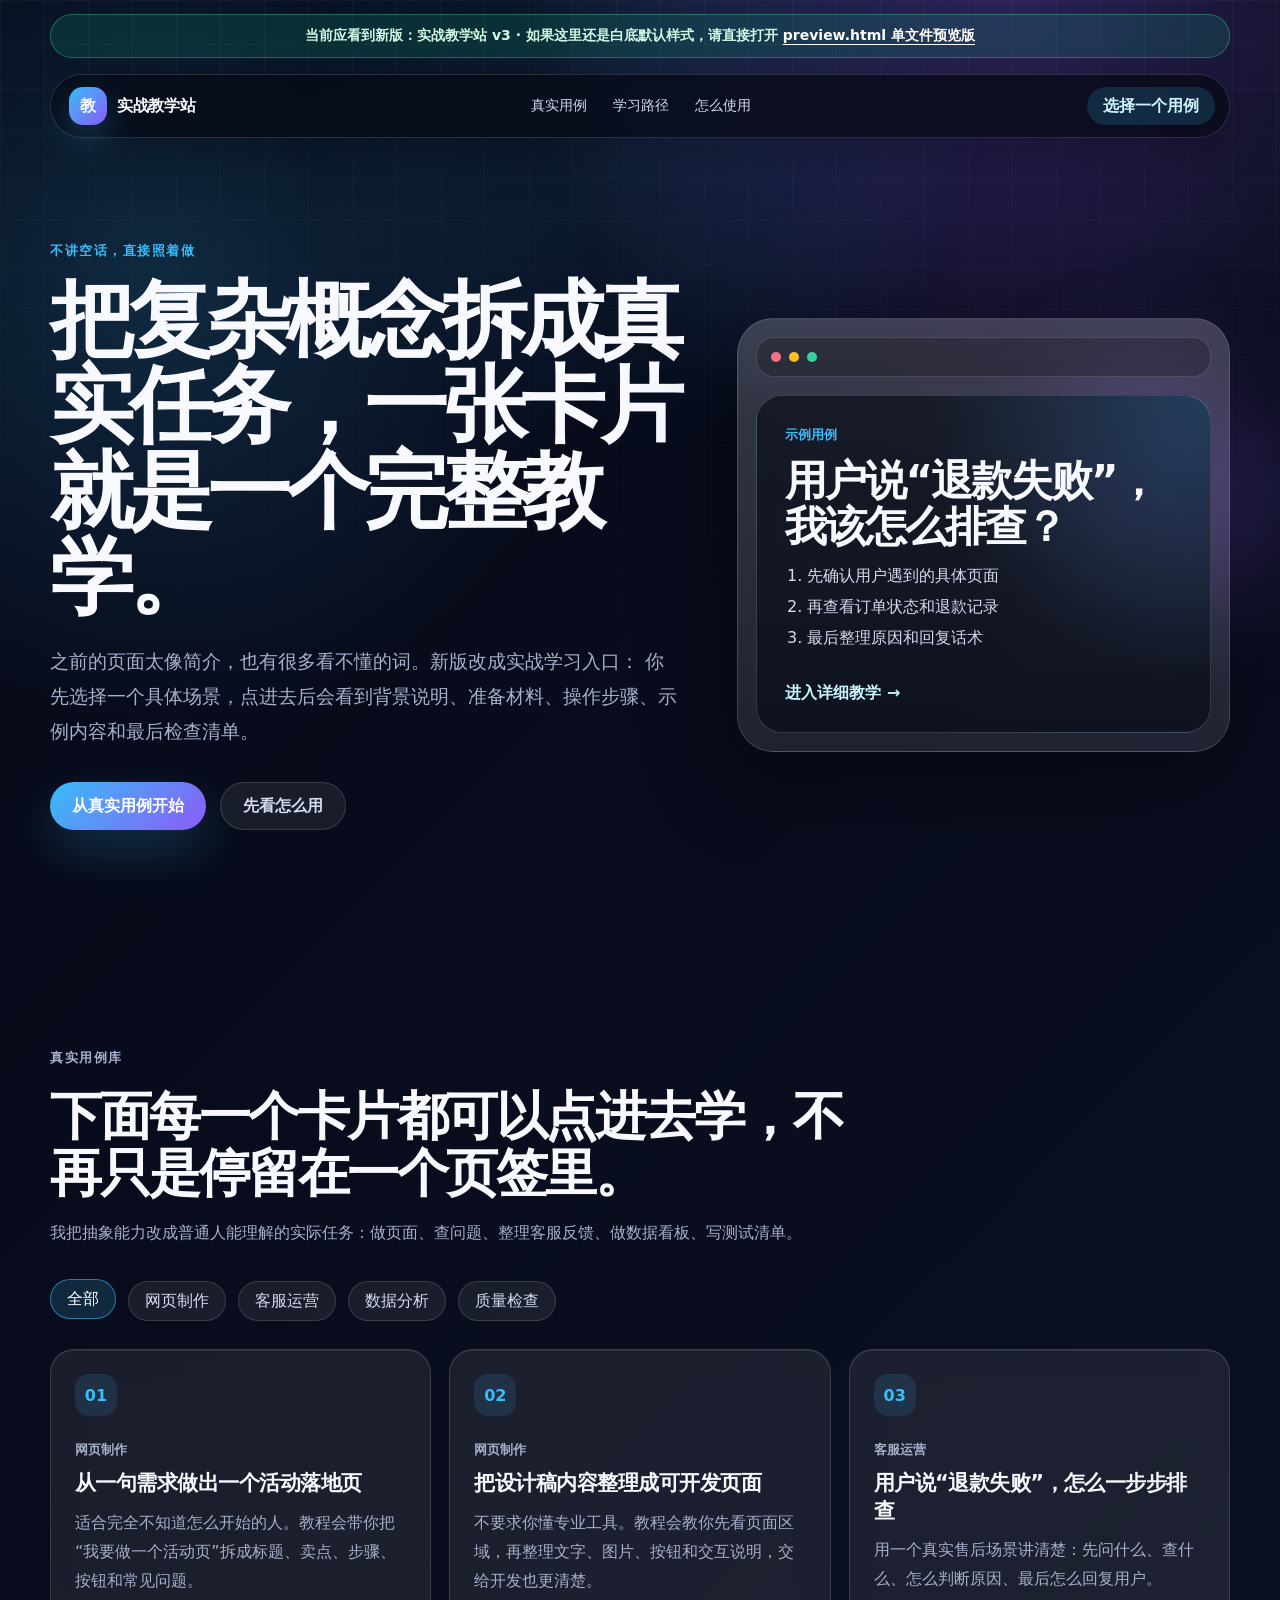
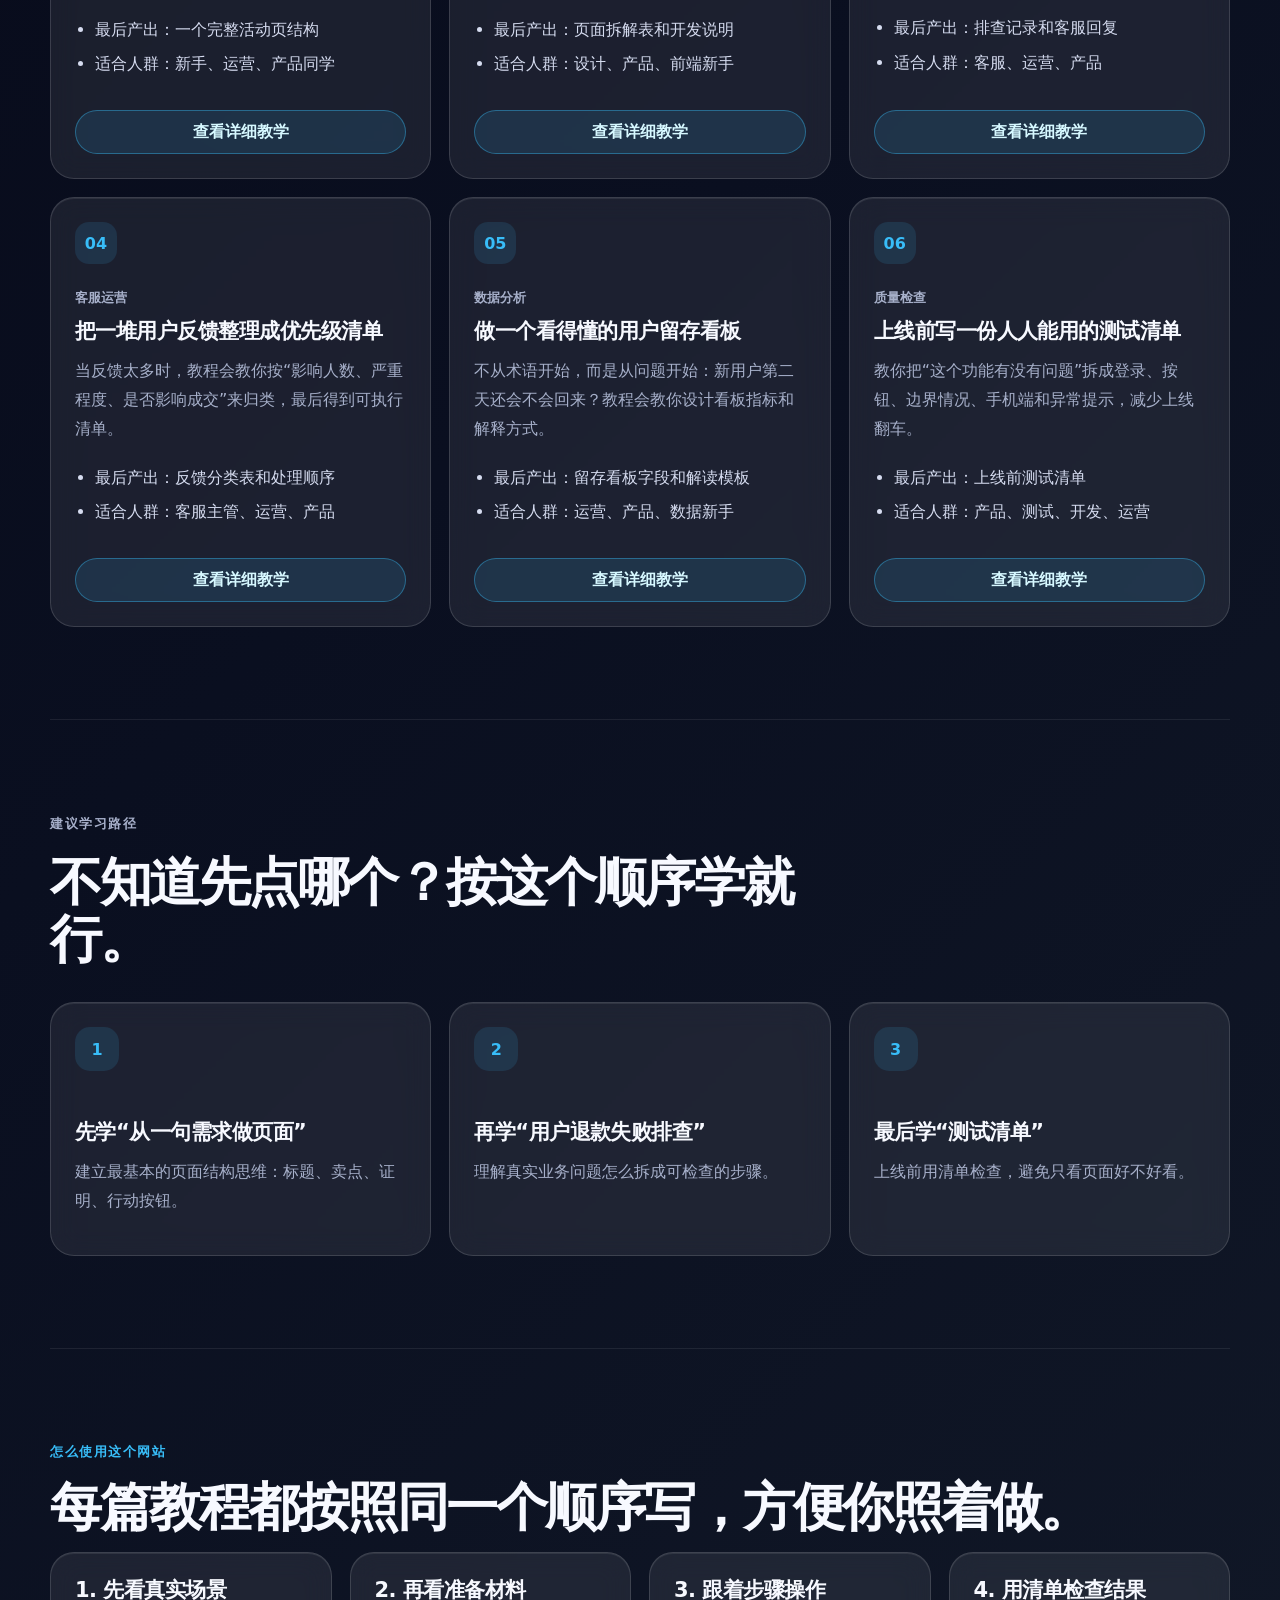
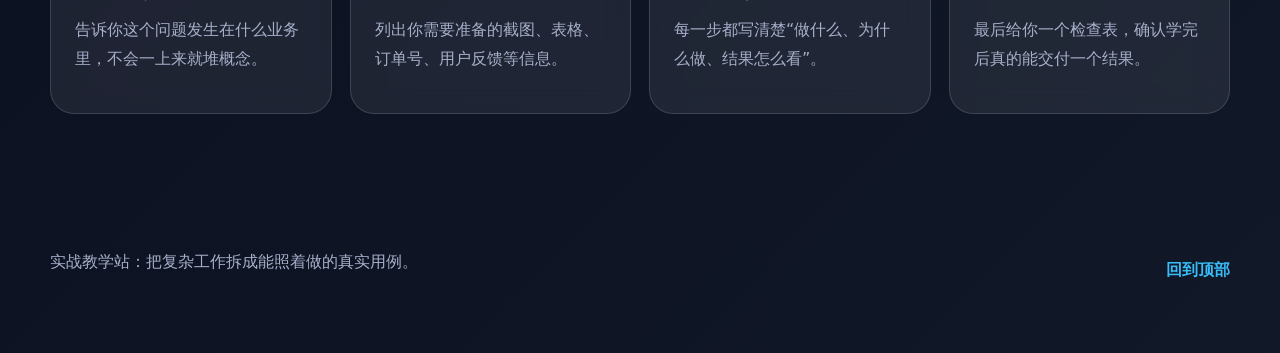
<file: index.html>
<!doctype html>
<html lang="zh-CN">
  <head>
    <meta charset="UTF-8" />
    <meta name="viewport" content="width=device-width, initial-scale=1.0" />
    <title>实战教学站 | 从真实用例开始学习</title>
    <meta
      name="description"
      content="一个以真实业务用例为入口的多页教学网站。每个卡片都能跳转到详细教程，包含场景、步骤、示例和检查清单。"
    />
    <style>
      :root {
        color-scheme: dark;
        --bg: #070a16;
        --card: rgba(255, 255, 255, 0.08);
        --card-strong: rgba(255, 255, 255, 0.13);
        --line: rgba(255, 255, 255, 0.14);
        --text: #f7f9ff;
        --muted: #a7b0ca;
        --blue: #38bdf8;
        --purple: #8b5cf6;
        --green: #34d399;
        --container: 1180px;
      }

      * {
        box-sizing: border-box;
      }

      html {
        scroll-behavior: smooth;
      }

      body {
        min-width: 320px;
        margin: 0;
        color: var(--text);
        background:
          radial-gradient(circle at 12% 8%, rgba(56, 189, 248, 0.2), transparent 28rem),
          radial-gradient(circle at 78% 0%, rgba(139, 92, 246, 0.3), transparent 30rem),
          linear-gradient(135deg, #060817 0%, #0a0f20 52%, #111827 100%);
        font-family:
          "PingFang SC",
          "Microsoft YaHei",
          system-ui,
          -apple-system,
          BlinkMacSystemFont,
          "Segoe UI",
          sans-serif;
      }

      body::before {
        position: fixed;
        inset: 0;
        z-index: -2;
        pointer-events: none;
        content: "";
        background-image:
          linear-gradient(rgba(255, 255, 255, 0.045) 1px, transparent 1px),
          linear-gradient(90deg, rgba(255, 255, 255, 0.045) 1px, transparent 1px);
        background-size: 44px 44px;
      }

      a {
        color: inherit;
        text-decoration: none;
      }

      button {
        font: inherit;
      }

      p,
      h1,
      h2,
      h3 {
        margin-top: 0;
      }

      .version-notice,
      .site-header,
      .hero,
      .section,
      .site-footer {
        width: min(100% - 40px, var(--container));
        margin-inline: auto;
      }

      .version-notice {
        margin-top: 14px;
        padding: 12px 18px;
        border: 1px solid rgba(52, 211, 153, 0.42);
        border-radius: 999px;
        color: #d1fae5;
        background: rgba(16, 185, 129, 0.18);
        font-size: 14px;
        font-weight: 800;
        text-align: center;
      }

      .version-notice a {
        color: #ffffff;
        text-decoration: underline;
        text-underline-offset: 4px;
      }

      .site-header {
        position: sticky;
        top: 16px;
        z-index: 20;
        display: flex;
        align-items: center;
        justify-content: space-between;
        gap: 18px;
        margin-top: 14px;
        padding: 12px 14px 12px 18px;
        border: 1px solid var(--line);
        border-radius: 999px;
        background: rgba(7, 10, 22, 0.78);
        box-shadow: 0 14px 48px rgba(0, 0, 0, 0.26);
        backdrop-filter: blur(20px);
      }

      .brand,
      .site-nav,
      .hero-actions,
      .filter-tabs,
      .site-footer {
        display: flex;
        align-items: center;
      }

      .brand {
        gap: 10px;
        font-weight: 900;
      }

      .brand-mark {
        display: grid;
        width: 38px;
        height: 38px;
        place-items: center;
        border-radius: 14px;
        background: linear-gradient(135deg, var(--blue), var(--purple));
      }

      .site-nav {
        gap: 26px;
        color: #d6dcf0;
        font-size: 14px;
      }

      .header-action,
      .primary-btn,
      .secondary-btn,
      .card-link {
        display: inline-flex;
        align-items: center;
        justify-content: center;
        border-radius: 999px;
        font-weight: 800;
      }

      .header-action {
        min-height: 38px;
        padding: 0 16px;
        background: rgba(56, 189, 248, 0.16);
        color: #cff4ff;
      }

      .primary-btn,
      .secondary-btn {
        min-height: 48px;
        padding: 0 22px;
      }

      .primary-btn {
        background: linear-gradient(135deg, var(--blue), var(--purple));
        color: white;
        box-shadow: 0 20px 48px rgba(56, 189, 248, 0.24);
      }

      .secondary-btn {
        border: 1px solid var(--line);
        color: #d6dcf0;
        background: rgba(255, 255, 255, 0.07);
      }

      .hero {
        display: grid;
        grid-template-columns: minmax(0, 1fr) minmax(360px, 0.78fr);
        gap: 56px;
        align-items: center;
        min-height: calc(100vh - 120px);
        padding: 74px 0 96px;
      }

      .eyebrow {
        display: inline-flex;
        margin-bottom: 18px;
        color: var(--blue);
        font-size: 13px;
        font-weight: 900;
        letter-spacing: 0.12em;
      }

      h1 {
        max-width: 840px;
        margin-bottom: 24px;
        font-size: clamp(46px, 7.4vw, 84px);
        line-height: 1.02;
        letter-spacing: -0.065em;
      }

      h2 {
        margin-bottom: 16px;
        font-size: clamp(30px, 4.5vw, 52px);
        line-height: 1.1;
        letter-spacing: -0.048em;
      }

      h3 {
        margin-bottom: 10px;
        font-size: 21px;
        line-height: 1.32;
      }

      .hero-lead,
      .section-heading p,
      .case-card p,
      .path-list p,
      .explain-grid p {
        color: var(--muted);
        line-height: 1.82;
      }

      .hero-lead {
        max-width: 720px;
        font-size: 19px;
      }

      .hero-actions {
        gap: 14px;
        flex-wrap: wrap;
        margin-top: 34px;
      }

      .board-window,
      .case-card,
      .path-list article,
      .explain-grid article {
        border: 1px solid var(--line);
        background: var(--card);
        box-shadow:
          0 28px 90px rgba(0, 0, 0, 0.26),
          inset 0 1px 0 rgba(255, 255, 255, 0.08);
        backdrop-filter: blur(14px);
      }

      .board-window {
        overflow: hidden;
        padding: 18px;
        border-radius: 36px;
      }

      .window-bar {
        display: flex;
        gap: 8px;
        padding: 14px;
        border: 1px solid var(--line);
        border-radius: 18px;
        background: rgba(0, 0, 0, 0.22);
      }

      .window-bar span {
        width: 10px;
        height: 10px;
        border-radius: 50%;
        background: #fb7185;
      }

      .window-bar span:nth-child(2) {
        background: #fbbf24;
      }

      .window-bar span:nth-child(3) {
        background: var(--green);
      }

      .preview-card {
        margin-top: 18px;
        padding: 28px;
        border-radius: 26px;
        background: rgba(7, 10, 22, 0.62);
      }

      .preview-card small,
      .preview-card a,
      .site-footer a {
        color: #7dd3fc;
        font-weight: 900;
      }

      .preview-card ol {
        display: grid;
        gap: 10px;
        padding-left: 22px;
        color: #d6dcf0;
      }

      .section {
        padding: 92px 0;
      }

      .section-heading {
        max-width: 820px;
        margin-bottom: 34px;
      }

      .filter-tabs {
        gap: 12px;
        flex-wrap: wrap;
        margin-bottom: 28px;
      }

      .filter-tab {
        cursor: pointer;
        min-height: 40px;
        padding: 0 16px;
        border: 1px solid var(--line);
        border-radius: 999px;
        color: #d6dcf0;
        background: rgba(255, 255, 255, 0.07);
      }

      .filter-tab.is-active {
        border-color: rgba(56, 189, 248, 0.55);
        background: rgba(56, 189, 248, 0.18);
        color: white;
      }

      .case-grid {
        display: grid;
        grid-template-columns: repeat(3, 1fr);
        gap: 18px;
      }

      .case-card {
        display: flex;
        min-height: 430px;
        flex-direction: column;
        padding: 24px;
        border-radius: 24px;
      }

      .case-card.is-hidden {
        display: none;
      }

      .case-number {
        display: grid;
        width: 42px;
        height: 42px;
        margin-bottom: 22px;
        place-items: center;
        border-radius: 14px;
        color: var(--blue);
        font-weight: 900;
        background: rgba(56, 189, 248, 0.12);
      }

      .case-type {
        margin-bottom: 8px;
        color: var(--blue);
        font-size: 13px;
        font-weight: 900;
      }

      .case-card ul {
        display: grid;
        gap: 8px;
        margin: 6px 0 24px;
        padding-left: 20px;
        color: #d6dcf0;
        line-height: 1.65;
      }

      .card-link {
        min-height: 44px;
        margin-top: auto;
        border: 1px solid rgba(56, 189, 248, 0.4);
        color: #d6f8ff;
        background: rgba(56, 189, 248, 0.12);
      }

      .path-list,
      .explain-grid {
        display: grid;
        grid-template-columns: repeat(3, 1fr);
        gap: 18px;
      }

      .explain-grid {
        grid-template-columns: repeat(4, 1fr);
      }

      .path-list article,
      .explain-grid article {
        padding: 24px;
        border-radius: 24px;
      }

      .path-list span {
        display: grid;
        width: 44px;
        height: 44px;
        margin-bottom: 48px;
        place-items: center;
        border-radius: 15px;
        color: var(--blue);
        font-weight: 900;
        background: rgba(56, 189, 248, 0.12);
      }

      .site-footer {
        justify-content: space-between;
        gap: 18px;
        padding: 46px 0 64px;
        color: var(--muted);
      }

      @media (max-width: 1040px) {
        .site-nav {
          display: none;
        }

        .hero {
          grid-template-columns: 1fr;
        }

        .case-grid,
        .path-list,
        .explain-grid {
          grid-template-columns: repeat(2, 1fr);
        }
      }

      @media (max-width: 720px) {
        .version-notice,
        .site-header,
        .hero,
        .section,
        .site-footer {
          width: min(100% - 28px, var(--container));
        }

        .header-action {
          display: none;
        }

        .hero {
          padding-top: 54px;
          padding-bottom: 70px;
        }

        h1 {
          font-size: clamp(40px, 13vw, 58px);
        }

        .hero-actions {
          align-items: stretch;
          flex-direction: column;
        }

        .hero-actions a,
        .case-grid,
        .path-list,
        .explain-grid {
          width: 100%;
        }

        .case-grid,
        .path-list,
        .explain-grid {
          grid-template-columns: 1fr;
        }
      }
    </style>
    <link rel="stylesheet" href="./styles.css?v=20260617-v3" />
  </head>
  <body>
    <div class="version-notice">
      当前应看到新版：实战教学站 v3 · 如果这里还是白底默认样式，请直接打开
      <a href="./preview.html">preview.html 单文件预览版</a>
    </div>
    <header class="site-header">
      <a class="brand" href="./index.html" aria-label="实战教学站首页">
        <span class="brand-mark">教</span>
        <span>实战教学站</span>
      </a>
      <nav class="site-nav" aria-label="主导航">
        <a href="#cases">真实用例</a>
        <a href="#path">学习路径</a>
        <a href="#explain">怎么使用</a>
      </nav>
      <a class="header-action" href="#cases">选择一个用例</a>
    </header>

    <main>
      <section class="hero" id="top">
        <div class="hero-copy">
          <p class="eyebrow">不讲空话，直接照着做</p>
          <h1>把复杂概念拆成真实任务，一张卡片就是一个完整教学。</h1>
          <p class="hero-lead">
            之前的页面太像简介，也有很多看不懂的词。新版改成实战学习入口：
            你先选择一个具体场景，点进去后会看到背景说明、准备材料、操作步骤、示例内容和最后检查清单。
          </p>
          <div class="hero-actions">
            <a class="primary-btn" href="#cases">从真实用例开始</a>
            <a class="secondary-btn" href="#explain">先看怎么用</a>
          </div>
        </div>

        <aside class="hero-board" aria-label="页面结构预览">
          <div class="board-window">
            <div class="window-bar">
              <span></span>
              <span></span>
              <span></span>
            </div>
            <div class="preview-card">
              <small>示例用例</small>
              <h2>用户说“退款失败”，我该怎么排查？</h2>
              <ol>
                <li>先确认用户遇到的具体页面</li>
                <li>再查看订单状态和退款记录</li>
                <li>最后整理原因和回复话术</li>
              </ol>
              <a href="./pages/refund-troubleshooting.html">进入详细教学 →</a>
            </div>
          </div>
        </aside>
      </section>

      <section class="section" id="cases" aria-labelledby="cases-title">
        <div class="section-heading">
          <p class="eyebrow">真实用例库</p>
          <h2 id="cases-title">下面每一个卡片都可以点进去学，不再只是停留在一个页签里。</h2>
          <p>
            我把抽象能力改成普通人能理解的实际任务：做页面、查问题、整理客服反馈、做数据看板、写测试清单。
          </p>
        </div>

        <div class="filter-tabs" aria-label="用例分类筛选">
          <button class="filter-tab is-active" type="button" data-filter="all">全部</button>
          <button class="filter-tab" type="button" data-filter="website">网页制作</button>
          <button class="filter-tab" type="button" data-filter="support">客服运营</button>
          <button class="filter-tab" type="button" data-filter="data">数据分析</button>
          <button class="filter-tab" type="button" data-filter="quality">质量检查</button>
        </div>

        <div class="case-grid">
          <article class="case-card" data-category="website">
            <div class="case-number">01</div>
            <p class="case-type">网页制作</p>
            <h3>从一句需求做出一个活动落地页</h3>
            <p>
              适合完全不知道怎么开始的人。教程会带你把“我要做一个活动页”拆成标题、卖点、步骤、按钮和常见问题。
            </p>
            <ul>
              <li>最后产出：一个完整活动页结构</li>
              <li>适合人群：新手、运营、产品同学</li>
            </ul>
            <a class="card-link" href="./pages/landing-page.html">查看详细教学</a>
          </article>

          <article class="case-card" data-category="website">
            <div class="case-number">02</div>
            <p class="case-type">网页制作</p>
            <h3>把设计稿内容整理成可开发页面</h3>
            <p>
              不要求你懂专业工具。教程会教你先看页面区域，再整理文字、图片、按钮和交互说明，交给开发也更清楚。
            </p>
            <ul>
              <li>最后产出：页面拆解表和开发说明</li>
              <li>适合人群：设计、产品、前端新手</li>
            </ul>
            <a class="card-link" href="./pages/design-to-page.html">查看详细教学</a>
          </article>

          <article class="case-card" data-category="support">
            <div class="case-number">03</div>
            <p class="case-type">客服运营</p>
            <h3>用户说“退款失败”，怎么一步步排查</h3>
            <p>
              用一个真实售后场景讲清楚：先问什么、查什么、怎么判断原因、最后怎么回复用户。
            </p>
            <ul>
              <li>最后产出：排查记录和客服回复</li>
              <li>适合人群：客服、运营、产品</li>
            </ul>
            <a class="card-link" href="./pages/refund-troubleshooting.html">查看详细教学</a>
          </article>

          <article class="case-card" data-category="support">
            <div class="case-number">04</div>
            <p class="case-type">客服运营</p>
            <h3>把一堆用户反馈整理成优先级清单</h3>
            <p>
              当反馈太多时，教程会教你按“影响人数、严重程度、是否影响成交”来归类，最后得到可执行清单。
            </p>
            <ul>
              <li>最后产出：反馈分类表和处理顺序</li>
              <li>适合人群：客服主管、运营、产品</li>
            </ul>
            <a class="card-link" href="./pages/feedback-priority.html">查看详细教学</a>
          </article>

          <article class="case-card" data-category="data">
            <div class="case-number">05</div>
            <p class="case-type">数据分析</p>
            <h3>做一个看得懂的用户留存看板</h3>
            <p>
              不从术语开始，而是从问题开始：新用户第二天还会不会回来？教程会教你设计看板指标和解释方式。
            </p>
            <ul>
              <li>最后产出：留存看板字段和解读模板</li>
              <li>适合人群：运营、产品、数据新手</li>
            </ul>
            <a class="card-link" href="./pages/retention-dashboard.html">查看详细教学</a>
          </article>

          <article class="case-card" data-category="quality">
            <div class="case-number">06</div>
            <p class="case-type">质量检查</p>
            <h3>上线前写一份人人能用的测试清单</h3>
            <p>
              教你把“这个功能有没有问题”拆成登录、按钮、边界情况、手机端和异常提示，减少上线翻车。
            </p>
            <ul>
              <li>最后产出：上线前测试清单</li>
              <li>适合人群：产品、测试、开发、运营</li>
            </ul>
            <a class="card-link" href="./pages/release-checklist.html">查看详细教学</a>
          </article>
        </div>
      </section>

      <section class="section path-section" id="path" aria-labelledby="path-title">
        <div class="section-heading">
          <p class="eyebrow">建议学习路径</p>
          <h2 id="path-title">不知道先点哪个？按这个顺序学就行。</h2>
        </div>

        <div class="path-list">
          <article>
            <span>1</span>
            <h3>先学“从一句需求做页面”</h3>
            <p>建立最基本的页面结构思维：标题、卖点、证明、行动按钮。</p>
          </article>
          <article>
            <span>2</span>
            <h3>再学“用户退款失败排查”</h3>
            <p>理解真实业务问题怎么拆成可检查的步骤。</p>
          </article>
          <article>
            <span>3</span>
            <h3>最后学“测试清单”</h3>
            <p>上线前用清单检查，避免只看页面好不好看。</p>
          </article>
        </div>
      </section>

      <section class="section explain-section" id="explain" aria-labelledby="explain-title">
        <div>
          <p class="eyebrow">怎么使用这个网站</p>
          <h2 id="explain-title">每篇教程都按照同一个顺序写，方便你照着做。</h2>
        </div>
        <div class="explain-grid">
          <article>
            <h3>1. 先看真实场景</h3>
            <p>告诉你这个问题发生在什么业务里，不会一上来就堆概念。</p>
          </article>
          <article>
            <h3>2. 再看准备材料</h3>
            <p>列出你需要准备的截图、表格、订单号、用户反馈等信息。</p>
          </article>
          <article>
            <h3>3. 跟着步骤操作</h3>
            <p>每一步都写清楚“做什么、为什么做、结果怎么看”。</p>
          </article>
          <article>
            <h3>4. 用清单检查结果</h3>
            <p>最后给你一个检查表，确认学完后真的能交付一个结果。</p>
          </article>
        </div>
      </section>
    </main>

    <footer class="site-footer">
      <p>实战教学站：把复杂工作拆成能照着做的真实用例。</p>
      <a href="#top">回到顶部</a>
    </footer>

    <script src="./script.js"></script>
  </body>
</html>
</file>
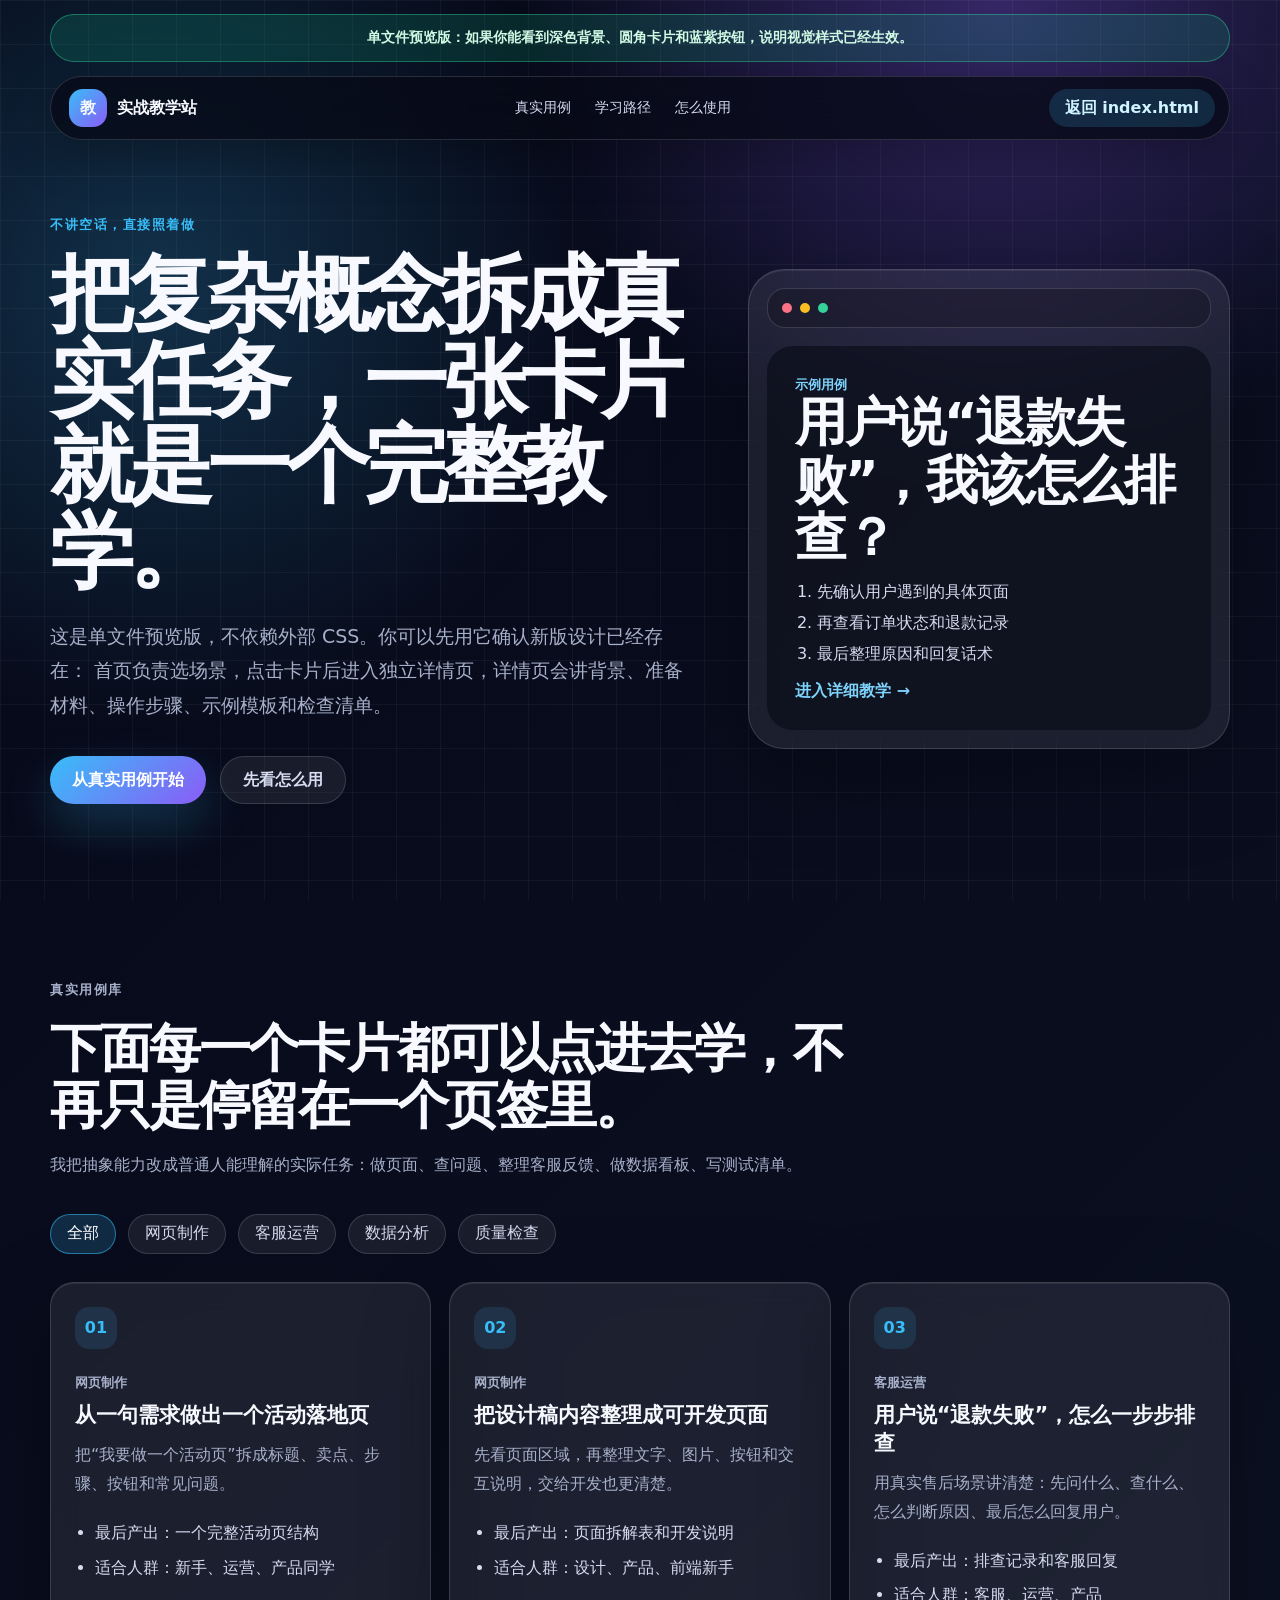
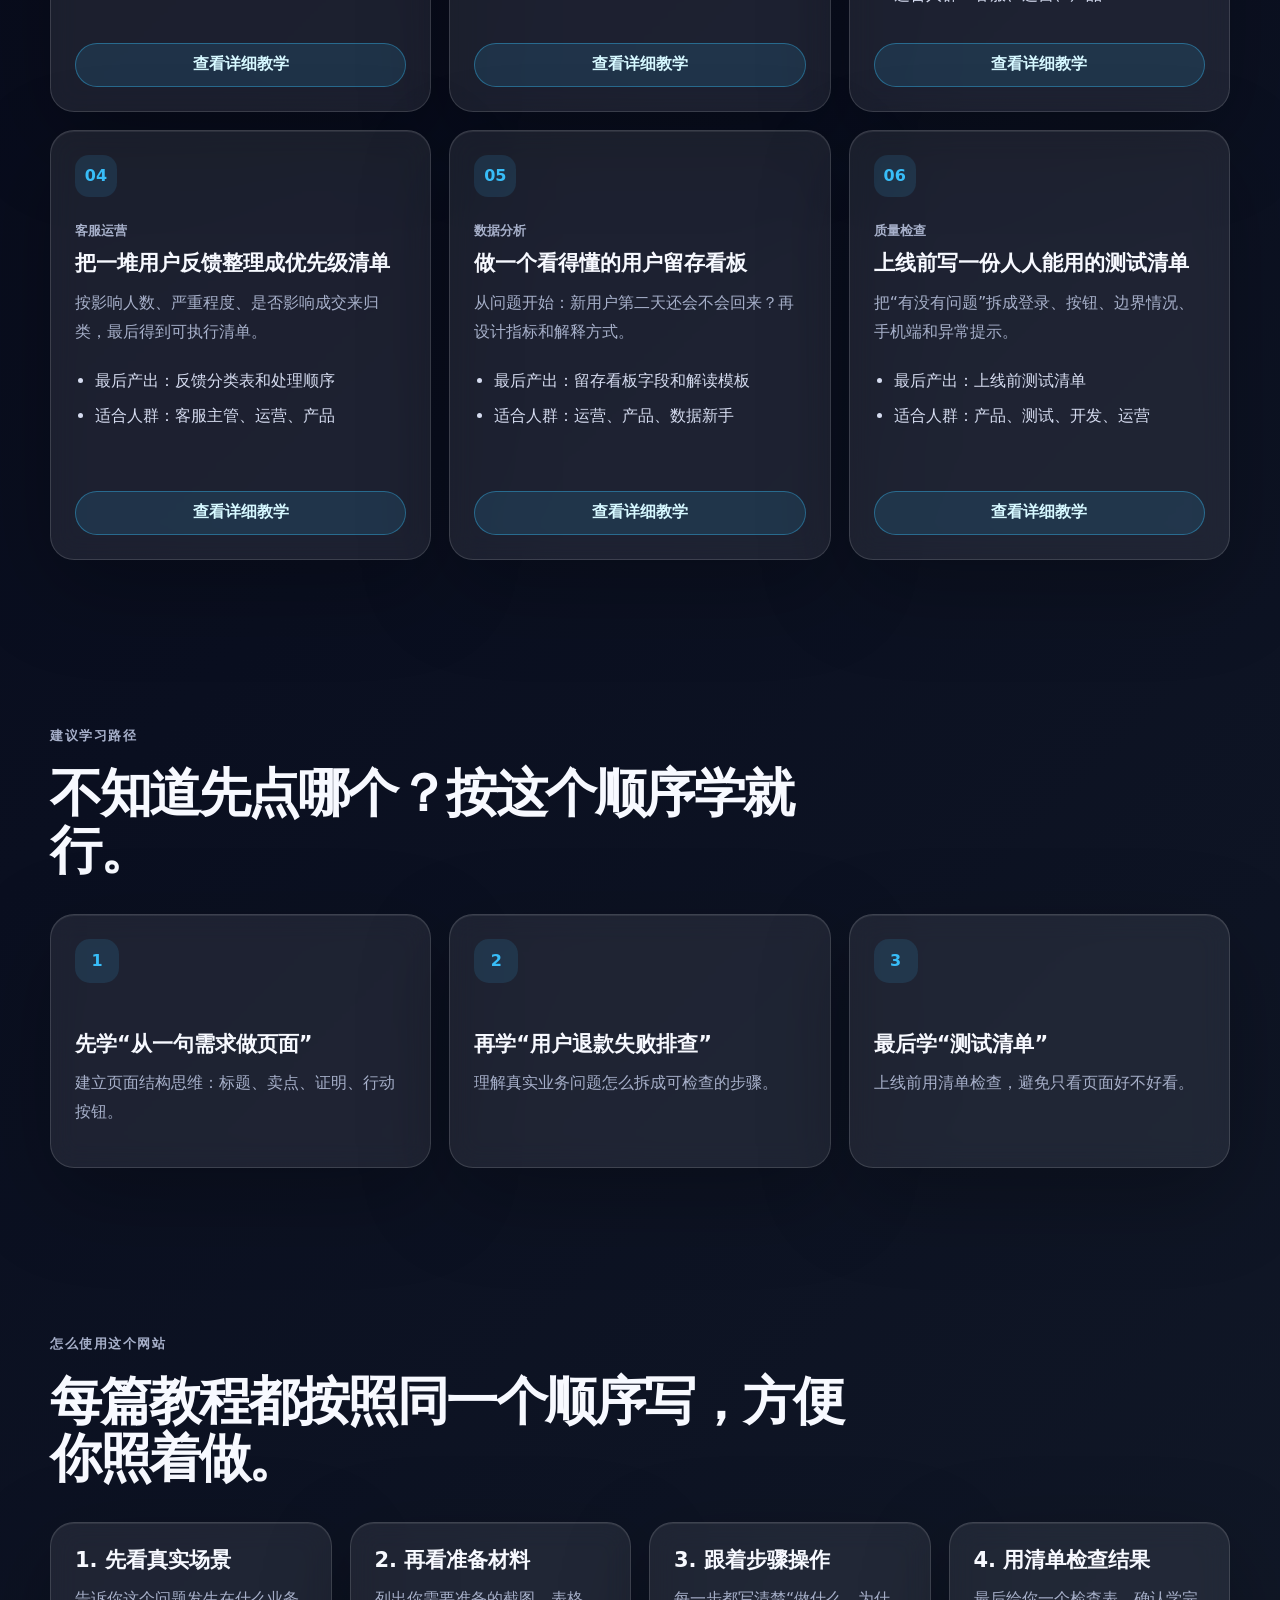
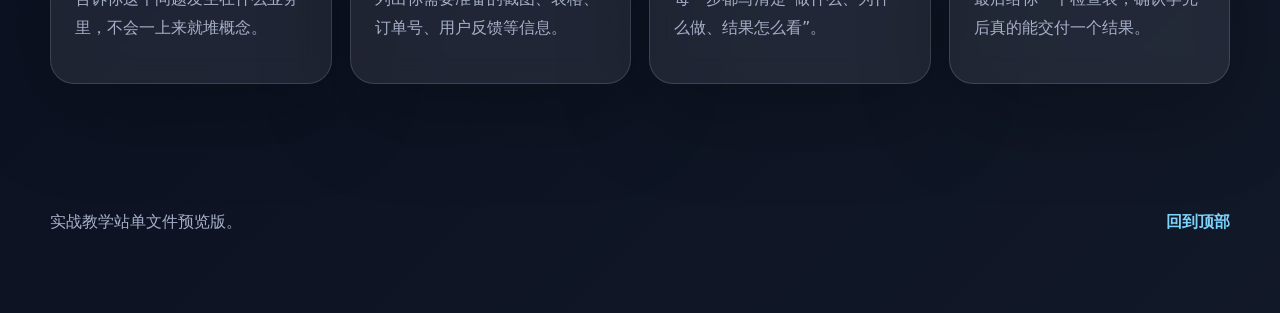
<file: preview.html>
<!doctype html>
<html lang="zh-CN">
  <head>
    <meta charset="UTF-8" />
    <meta name="viewport" content="width=device-width, initial-scale=1.0" />
    <title>实战教学站 · 单文件预览版</title>
    <meta name="description" content="不依赖外部 CSS 的单文件预览页，打开即可看到新版视觉效果。" />
    <style>
      * {
        box-sizing: border-box;
      }

      html {
        scroll-behavior: smooth;
      }

      body {
        min-width: 320px;
        margin: 0;
        color: #f7f9ff;
        background:
          radial-gradient(circle at 12% 8%, rgba(56, 189, 248, 0.22), transparent 28rem),
          radial-gradient(circle at 78% 0%, rgba(139, 92, 246, 0.34), transparent 30rem),
          linear-gradient(135deg, #060817 0%, #0a0f20 52%, #111827 100%);
        font-family:
          "PingFang SC",
          "Microsoft YaHei",
          system-ui,
          -apple-system,
          BlinkMacSystemFont,
          "Segoe UI",
          sans-serif;
      }

      body::before {
        position: fixed;
        inset: 0;
        z-index: -2;
        pointer-events: none;
        content: "";
        background-image:
          linear-gradient(rgba(255, 255, 255, 0.045) 1px, transparent 1px),
          linear-gradient(90deg, rgba(255, 255, 255, 0.045) 1px, transparent 1px);
        background-size: 44px 44px;
      }

      a {
        color: inherit;
        text-decoration: none;
      }

      button {
        font: inherit;
      }

      h1,
      h2,
      h3,
      p {
        margin-top: 0;
      }

      .notice,
      .header,
      .hero,
      .section,
      .footer {
        width: min(100% - 40px, 1180px);
        margin-inline: auto;
      }

      .notice {
        margin-top: 14px;
        padding: 14px 18px;
        border: 1px solid rgba(52, 211, 153, 0.42);
        border-radius: 999px;
        color: #d1fae5;
        background: rgba(16, 185, 129, 0.18);
        font-size: 14px;
        font-weight: 900;
        text-align: center;
      }

      .header {
        position: sticky;
        top: 16px;
        z-index: 20;
        display: flex;
        align-items: center;
        justify-content: space-between;
        gap: 18px;
        margin-top: 14px;
        padding: 12px 14px 12px 18px;
        border: 1px solid rgba(255, 255, 255, 0.14);
        border-radius: 999px;
        background: rgba(7, 10, 22, 0.78);
        box-shadow: 0 14px 48px rgba(0, 0, 0, 0.26);
        backdrop-filter: blur(20px);
      }

      .brand,
      .nav,
      .actions,
      .filters {
        display: flex;
        align-items: center;
      }

      .brand {
        gap: 10px;
        font-weight: 900;
      }

      .brand span:first-child {
        display: grid;
        width: 38px;
        height: 38px;
        place-items: center;
        border-radius: 14px;
        background: linear-gradient(135deg, #38bdf8, #8b5cf6);
      }

      .nav {
        gap: 24px;
        color: #d6dcf0;
        font-size: 14px;
      }

      .header-link,
      .primary,
      .secondary,
      .card-link {
        display: inline-flex;
        align-items: center;
        justify-content: center;
        border-radius: 999px;
        font-weight: 900;
      }

      .header-link {
        min-height: 38px;
        padding: 0 16px;
        background: rgba(56, 189, 248, 0.16);
        color: #cff4ff;
      }

      .hero {
        display: grid;
        grid-template-columns: minmax(0, 1fr) minmax(340px, 0.75fr);
        gap: 56px;
        align-items: center;
        padding: 74px 0 92px;
      }

      .eyebrow {
        display: inline-flex;
        margin-bottom: 18px;
        color: #38bdf8;
        font-size: 13px;
        font-weight: 900;
        letter-spacing: 0.12em;
      }

      h1 {
        max-width: 840px;
        margin-bottom: 24px;
        font-size: clamp(46px, 7.4vw, 84px);
        line-height: 1.02;
        letter-spacing: -0.065em;
      }

      h2 {
        margin-bottom: 16px;
        font-size: clamp(30px, 4.5vw, 52px);
        line-height: 1.1;
        letter-spacing: -0.048em;
      }

      h3 {
        margin-bottom: 10px;
        font-size: 21px;
        line-height: 1.32;
      }

      .lead,
      .section-head p,
      .card p,
      .step p,
      .how p {
        color: #a7b0ca;
        line-height: 1.82;
      }

      .lead {
        max-width: 720px;
        font-size: 19px;
      }

      .actions {
        gap: 14px;
        flex-wrap: wrap;
        margin-top: 34px;
      }

      .primary,
      .secondary {
        min-height: 48px;
        padding: 0 22px;
      }

      .primary {
        background: linear-gradient(135deg, #38bdf8, #8b5cf6);
        color: white;
        box-shadow: 0 20px 48px rgba(56, 189, 248, 0.24);
      }

      .secondary {
        border: 1px solid rgba(255, 255, 255, 0.14);
        color: #d6dcf0;
        background: rgba(255, 255, 255, 0.07);
      }

      .preview,
      .card,
      .step,
      .how {
        border: 1px solid rgba(255, 255, 255, 0.14);
        background: rgba(255, 255, 255, 0.08);
        box-shadow:
          0 28px 90px rgba(0, 0, 0, 0.26),
          inset 0 1px 0 rgba(255, 255, 255, 0.08);
        backdrop-filter: blur(14px);
      }

      .preview {
        overflow: hidden;
        padding: 18px;
        border-radius: 36px;
      }

      .preview-bar {
        display: flex;
        gap: 8px;
        padding: 14px;
        border: 1px solid rgba(255, 255, 255, 0.14);
        border-radius: 18px;
        background: rgba(0, 0, 0, 0.22);
      }

      .preview-bar span {
        width: 10px;
        height: 10px;
        border-radius: 50%;
        background: #fb7185;
      }

      .preview-bar span:nth-child(2) {
        background: #fbbf24;
      }

      .preview-bar span:nth-child(3) {
        background: #34d399;
      }

      .preview-card {
        margin-top: 18px;
        padding: 28px;
        border-radius: 26px;
        background: rgba(7, 10, 22, 0.62);
      }

      .preview-card small,
      .preview-card a,
      .footer a {
        color: #7dd3fc;
        font-weight: 900;
      }

      .preview-card ol {
        display: grid;
        gap: 10px;
        padding-left: 22px;
        color: #d6dcf0;
      }

      .section {
        padding: 82px 0;
      }

      .section-head {
        max-width: 820px;
        margin-bottom: 34px;
      }

      .filters {
        gap: 12px;
        flex-wrap: wrap;
        margin-bottom: 28px;
      }

      .filter {
        cursor: pointer;
        min-height: 40px;
        padding: 0 16px;
        border: 1px solid rgba(255, 255, 255, 0.14);
        border-radius: 999px;
        color: #d6dcf0;
        background: rgba(255, 255, 255, 0.07);
      }

      .filter.active {
        border-color: rgba(56, 189, 248, 0.55);
        background: rgba(56, 189, 248, 0.18);
        color: white;
      }

      .grid {
        display: grid;
        grid-template-columns: repeat(3, 1fr);
        gap: 18px;
      }

      .card {
        display: flex;
        min-height: 430px;
        flex-direction: column;
        padding: 24px;
        border-radius: 24px;
      }

      .card.hide {
        display: none;
      }

      .num {
        display: grid;
        width: 42px;
        height: 42px;
        margin-bottom: 22px;
        place-items: center;
        border-radius: 14px;
        color: #38bdf8;
        font-weight: 900;
        background: rgba(56, 189, 248, 0.12);
      }

      .type {
        margin-bottom: 8px;
        color: #38bdf8;
        font-size: 13px;
        font-weight: 900;
      }

      .card ul {
        display: grid;
        gap: 8px;
        margin: 6px 0 24px;
        padding-left: 20px;
        color: #d6dcf0;
        line-height: 1.65;
      }

      .card-link {
        min-height: 44px;
        margin-top: auto;
        border: 1px solid rgba(56, 189, 248, 0.4);
        color: #d6f8ff;
        background: rgba(56, 189, 248, 0.12);
      }

      .steps,
      .how-grid {
        display: grid;
        grid-template-columns: repeat(3, 1fr);
        gap: 18px;
      }

      .how-grid {
        grid-template-columns: repeat(4, 1fr);
      }

      .step,
      .how {
        padding: 24px;
        border-radius: 24px;
      }

      .step span {
        display: grid;
        width: 44px;
        height: 44px;
        margin-bottom: 48px;
        place-items: center;
        border-radius: 15px;
        color: #38bdf8;
        font-weight: 900;
        background: rgba(56, 189, 248, 0.12);
      }

      .footer {
        display: flex;
        justify-content: space-between;
        gap: 18px;
        padding: 46px 0 64px;
        color: #a7b0ca;
      }

      @media (max-width: 1040px) {
        .nav {
          display: none;
        }

        .hero {
          grid-template-columns: 1fr;
        }

        .grid,
        .steps,
        .how-grid {
          grid-template-columns: repeat(2, 1fr);
        }
      }

      @media (max-width: 720px) {
        .notice,
        .header,
        .hero,
        .section,
        .footer {
          width: min(100% - 28px, 1180px);
        }

        .header-link {
          display: none;
        }

        .hero {
          padding-top: 54px;
          padding-bottom: 70px;
        }

        h1 {
          font-size: clamp(40px, 13vw, 58px);
        }

        .actions {
          align-items: stretch;
          flex-direction: column;
        }

        .actions a {
          width: 100%;
        }

        .grid,
        .steps,
        .how-grid {
          grid-template-columns: 1fr;
        }

        .footer {
          align-items: flex-start;
          flex-direction: column;
        }
      }
    </style>
  </head>
  <body>
    <div class="notice">
      单文件预览版：如果你能看到深色背景、圆角卡片和蓝紫按钮，说明视觉样式已经生效。
    </div>

    <header class="header">
      <a class="brand" href="./preview.html">
        <span>教</span>
        <strong>实战教学站</strong>
      </a>
      <nav class="nav" aria-label="主导航">
        <a href="#cases">真实用例</a>
        <a href="#path">学习路径</a>
        <a href="#how">怎么使用</a>
      </nav>
      <a class="header-link" href="./index.html">返回 index.html</a>
    </header>

    <main>
      <section class="hero">
        <div>
          <p class="eyebrow">不讲空话，直接照着做</p>
          <h1>把复杂概念拆成真实任务，一张卡片就是一个完整教学。</h1>
          <p class="lead">
            这是单文件预览版，不依赖外部 CSS。你可以先用它确认新版设计已经存在：
            首页负责选场景，点击卡片后进入独立详情页，详情页会讲背景、准备材料、操作步骤、示例模板和检查清单。
          </p>
          <div class="actions">
            <a class="primary" href="#cases">从真实用例开始</a>
            <a class="secondary" href="#how">先看怎么用</a>
          </div>
        </div>

        <aside class="preview">
          <div class="preview-bar">
            <span></span>
            <span></span>
            <span></span>
          </div>
          <div class="preview-card">
            <small>示例用例</small>
            <h2>用户说“退款失败”，我该怎么排查？</h2>
            <ol>
              <li>先确认用户遇到的具体页面</li>
              <li>再查看订单状态和退款记录</li>
              <li>最后整理原因和回复话术</li>
            </ol>
            <a href="./pages/refund-troubleshooting.html">进入详细教学 →</a>
          </div>
        </aside>
      </section>

      <section class="section" id="cases">
        <div class="section-head">
          <p class="eyebrow">真实用例库</p>
          <h2>下面每一个卡片都可以点进去学，不再只是停留在一个页签里。</h2>
          <p>我把抽象能力改成普通人能理解的实际任务：做页面、查问题、整理客服反馈、做数据看板、写测试清单。</p>
        </div>

        <div class="filters" aria-label="用例分类筛选">
          <button class="filter active" type="button" data-filter="all">全部</button>
          <button class="filter" type="button" data-filter="website">网页制作</button>
          <button class="filter" type="button" data-filter="support">客服运营</button>
          <button class="filter" type="button" data-filter="data">数据分析</button>
          <button class="filter" type="button" data-filter="quality">质量检查</button>
        </div>

        <div class="grid">
          <article class="card" data-category="website">
            <div class="num">01</div>
            <p class="type">网页制作</p>
            <h3>从一句需求做出一个活动落地页</h3>
            <p>把“我要做一个活动页”拆成标题、卖点、步骤、按钮和常见问题。</p>
            <ul>
              <li>最后产出：一个完整活动页结构</li>
              <li>适合人群：新手、运营、产品同学</li>
            </ul>
            <a class="card-link" href="./pages/landing-page.html">查看详细教学</a>
          </article>

          <article class="card" data-category="website">
            <div class="num">02</div>
            <p class="type">网页制作</p>
            <h3>把设计稿内容整理成可开发页面</h3>
            <p>先看页面区域，再整理文字、图片、按钮和交互说明，交给开发也更清楚。</p>
            <ul>
              <li>最后产出：页面拆解表和开发说明</li>
              <li>适合人群：设计、产品、前端新手</li>
            </ul>
            <a class="card-link" href="./pages/design-to-page.html">查看详细教学</a>
          </article>

          <article class="card" data-category="support">
            <div class="num">03</div>
            <p class="type">客服运营</p>
            <h3>用户说“退款失败”，怎么一步步排查</h3>
            <p>用真实售后场景讲清楚：先问什么、查什么、怎么判断原因、最后怎么回复用户。</p>
            <ul>
              <li>最后产出：排查记录和客服回复</li>
              <li>适合人群：客服、运营、产品</li>
            </ul>
            <a class="card-link" href="./pages/refund-troubleshooting.html">查看详细教学</a>
          </article>

          <article class="card" data-category="support">
            <div class="num">04</div>
            <p class="type">客服运营</p>
            <h3>把一堆用户反馈整理成优先级清单</h3>
            <p>按影响人数、严重程度、是否影响成交来归类，最后得到可执行清单。</p>
            <ul>
              <li>最后产出：反馈分类表和处理顺序</li>
              <li>适合人群：客服主管、运营、产品</li>
            </ul>
            <a class="card-link" href="./pages/feedback-priority.html">查看详细教学</a>
          </article>

          <article class="card" data-category="data">
            <div class="num">05</div>
            <p class="type">数据分析</p>
            <h3>做一个看得懂的用户留存看板</h3>
            <p>从问题开始：新用户第二天还会不会回来？再设计指标和解释方式。</p>
            <ul>
              <li>最后产出：留存看板字段和解读模板</li>
              <li>适合人群：运营、产品、数据新手</li>
            </ul>
            <a class="card-link" href="./pages/retention-dashboard.html">查看详细教学</a>
          </article>

          <article class="card" data-category="quality">
            <div class="num">06</div>
            <p class="type">质量检查</p>
            <h3>上线前写一份人人能用的测试清单</h3>
            <p>把“有没有问题”拆成登录、按钮、边界情况、手机端和异常提示。</p>
            <ul>
              <li>最后产出：上线前测试清单</li>
              <li>适合人群：产品、测试、开发、运营</li>
            </ul>
            <a class="card-link" href="./pages/release-checklist.html">查看详细教学</a>
          </article>
        </div>
      </section>

      <section class="section" id="path">
        <div class="section-head">
          <p class="eyebrow">建议学习路径</p>
          <h2>不知道先点哪个？按这个顺序学就行。</h2>
        </div>
        <div class="steps">
          <article class="step">
            <span>1</span>
            <h3>先学“从一句需求做页面”</h3>
            <p>建立页面结构思维：标题、卖点、证明、行动按钮。</p>
          </article>
          <article class="step">
            <span>2</span>
            <h3>再学“用户退款失败排查”</h3>
            <p>理解真实业务问题怎么拆成可检查的步骤。</p>
          </article>
          <article class="step">
            <span>3</span>
            <h3>最后学“测试清单”</h3>
            <p>上线前用清单检查，避免只看页面好不好看。</p>
          </article>
        </div>
      </section>

      <section class="section" id="how">
        <div class="section-head">
          <p class="eyebrow">怎么使用这个网站</p>
          <h2>每篇教程都按照同一个顺序写，方便你照着做。</h2>
        </div>
        <div class="how-grid">
          <article class="how">
            <h3>1. 先看真实场景</h3>
            <p>告诉你这个问题发生在什么业务里，不会一上来就堆概念。</p>
          </article>
          <article class="how">
            <h3>2. 再看准备材料</h3>
            <p>列出你需要准备的截图、表格、订单号、用户反馈等信息。</p>
          </article>
          <article class="how">
            <h3>3. 跟着步骤操作</h3>
            <p>每一步都写清楚“做什么、为什么做、结果怎么看”。</p>
          </article>
          <article class="how">
            <h3>4. 用清单检查结果</h3>
            <p>最后给你一个检查表，确认学完后真的能交付一个结果。</p>
          </article>
        </div>
      </section>
    </main>

    <footer class="footer">
      <p>实战教学站单文件预览版。</p>
      <a href="#top">回到顶部</a>
    </footer>

    <script>
      const filters = document.querySelectorAll(".filter");
      const cards = document.querySelectorAll(".card");

      filters.forEach((filter) => {
        filter.addEventListener("click", () => {
          const value = filter.dataset.filter;

          filters.forEach((item) => item.classList.toggle("active", item === filter));
          cards.forEach((card) => {
            card.classList.toggle("hide", value !== "all" && card.dataset.category !== value);
          });
        });
      });
    </script>
  </body>
</html>
</file>
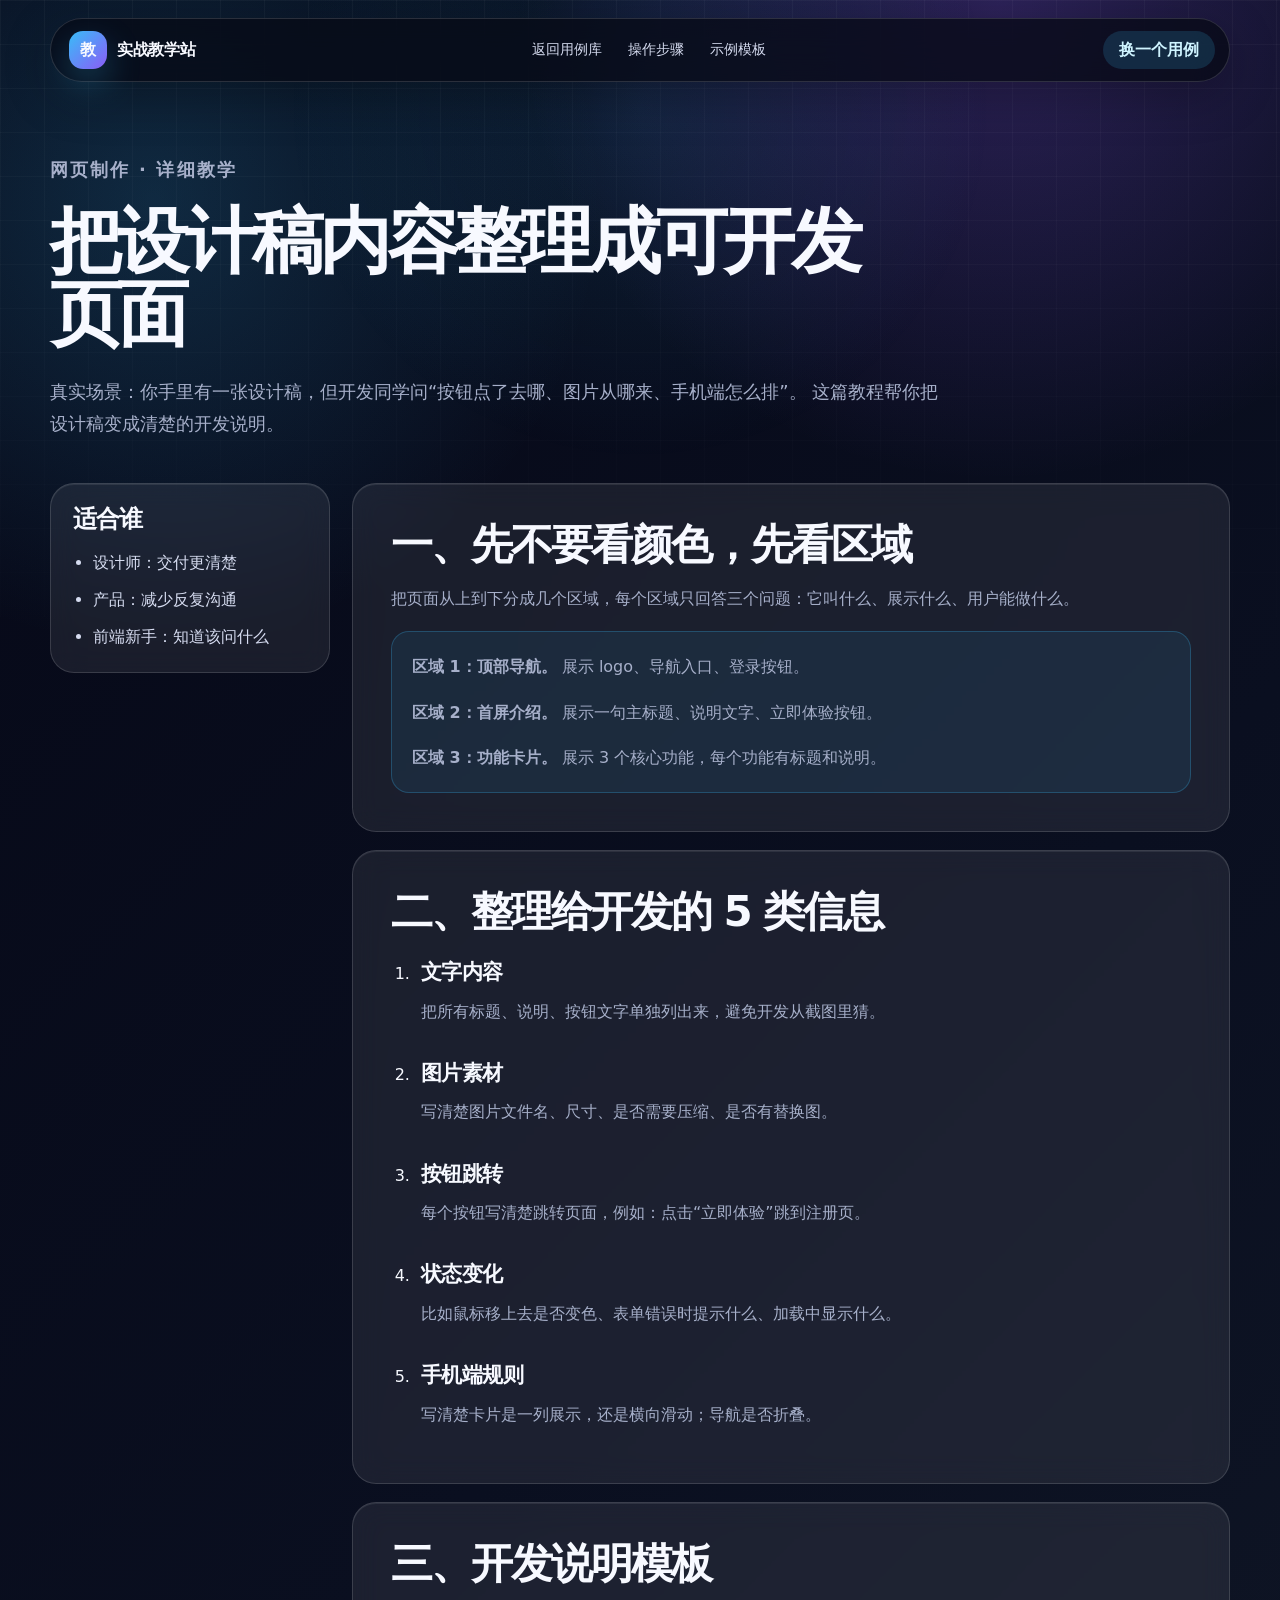
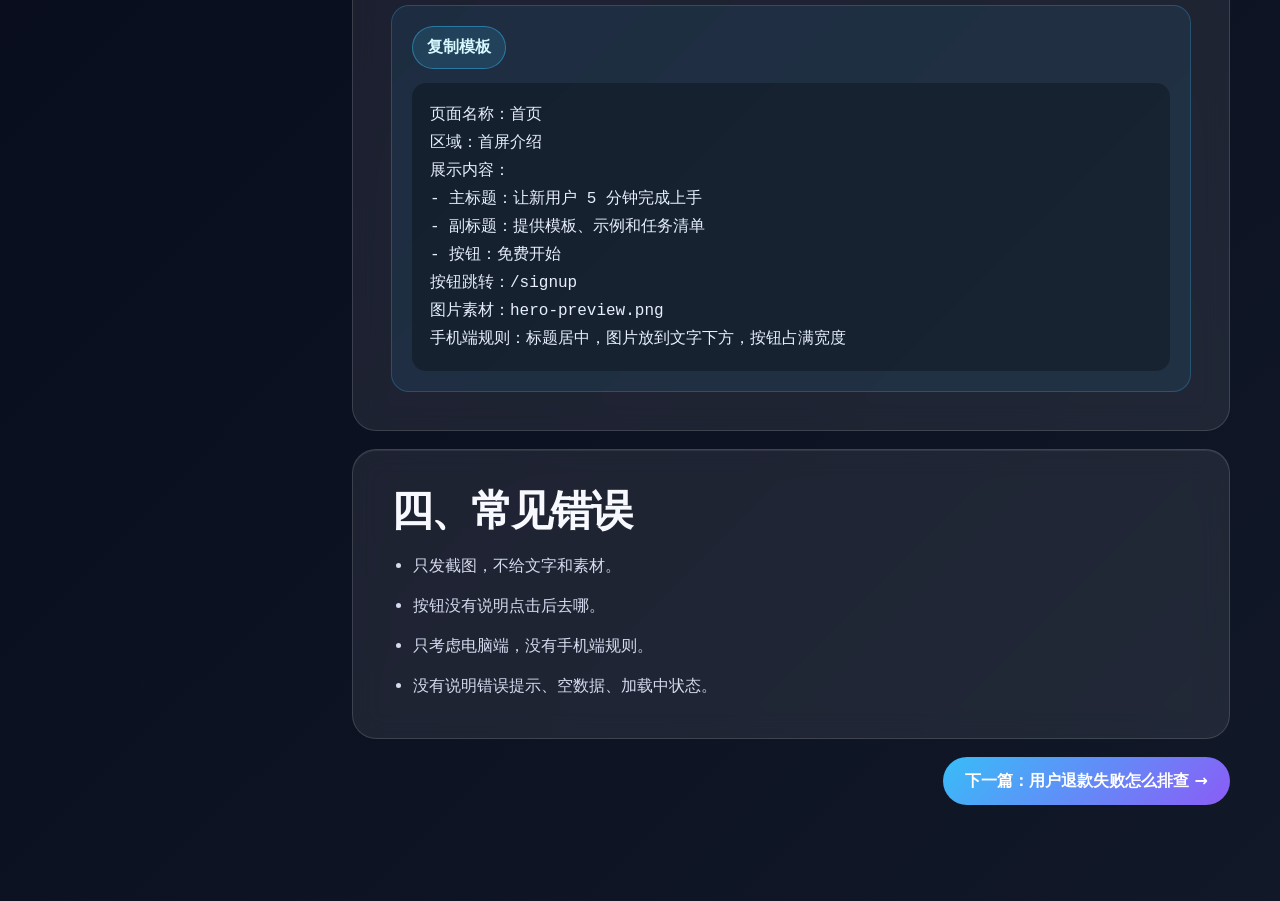
<file: pages/design-to-page.html>
<!doctype html>
<html lang="zh-CN">
  <head>
    <meta charset="UTF-8" />
    <meta name="viewport" content="width=device-width, initial-scale=1.0" />
    <title>详细教学：把设计稿内容整理成可开发页面</title>
    <meta name="description" content="把设计稿拆成开发能看懂的页面说明、素材清单和交互规则。" />
    <link rel="stylesheet" href="../styles.css?v=20260617-v3" />
  </head>
  <body>
    <header class="site-header">
      <a class="brand" href="../index.html">
        <span class="brand-mark">教</span>
        <span>实战教学站</span>
      </a>
      <nav class="site-nav" aria-label="详情页导航">
        <a href="../index.html#cases">返回用例库</a>
        <a href="#steps">操作步骤</a>
        <a href="#template">示例模板</a>
      </nav>
      <a class="header-action" href="../index.html#cases">换一个用例</a>
    </header>

    <main class="lesson">
      <section class="lesson-hero">
        <p class="eyebrow">网页制作 · 详细教学</p>
        <h1>把设计稿内容整理成可开发页面</h1>
        <p>
          真实场景：你手里有一张设计稿，但开发同学问“按钮点了去哪、图片从哪来、手机端怎么排”。
          这篇教程帮你把设计稿变成清楚的开发说明。
        </p>
      </section>

      <section class="lesson-layout">
        <aside class="lesson-sidebar">
          <h2>适合谁</h2>
          <ul>
            <li>设计师：交付更清楚</li>
            <li>产品：减少反复沟通</li>
            <li>前端新手：知道该问什么</li>
          </ul>
        </aside>

        <div class="lesson-content">
          <section class="lesson-block">
            <h2>一、先不要看颜色，先看区域</h2>
            <p>把页面从上到下分成几个区域，每个区域只回答三个问题：它叫什么、展示什么、用户能做什么。</p>
            <div class="example-box">
              <p><strong>区域 1：顶部导航。</strong> 展示 logo、导航入口、登录按钮。</p>
              <p><strong>区域 2：首屏介绍。</strong> 展示一句主标题、说明文字、立即体验按钮。</p>
              <p><strong>区域 3：功能卡片。</strong> 展示 3 个核心功能，每个功能有标题和说明。</p>
            </div>
          </section>

          <section class="lesson-block" id="steps">
            <h2>二、整理给开发的 5 类信息</h2>
            <ol class="step-list">
              <li>
                <h3>文字内容</h3>
                <p>把所有标题、说明、按钮文字单独列出来，避免开发从截图里猜。</p>
              </li>
              <li>
                <h3>图片素材</h3>
                <p>写清楚图片文件名、尺寸、是否需要压缩、是否有替换图。</p>
              </li>
              <li>
                <h3>按钮跳转</h3>
                <p>每个按钮写清楚跳转页面，例如：点击“立即体验”跳到注册页。</p>
              </li>
              <li>
                <h3>状态变化</h3>
                <p>比如鼠标移上去是否变色、表单错误时提示什么、加载中显示什么。</p>
              </li>
              <li>
                <h3>手机端规则</h3>
                <p>写清楚卡片是一列展示，还是横向滑动；导航是否折叠。</p>
              </li>
            </ol>
          </section>

          <section class="lesson-block" id="template">
            <h2>三、开发说明模板</h2>
            <div class="copy-box">
              <button class="copy-button" type="button" data-copy-target="design-copy">复制模板</button>
              <pre id="design-copy">页面名称：首页
区域：首屏介绍
展示内容：
- 主标题：让新用户 5 分钟完成上手
- 副标题：提供模板、示例和任务清单
- 按钮：免费开始
按钮跳转：/signup
图片素材：hero-preview.png
手机端规则：标题居中，图片放到文字下方，按钮占满宽度</pre>
            </div>
          </section>

          <section class="lesson-block">
            <h2>四、常见错误</h2>
            <ul class="check-list">
              <li>只发截图，不给文字和素材。</li>
              <li>按钮没有说明点击后去哪。</li>
              <li>只考虑电脑端，没有手机端规则。</li>
              <li>没有说明错误提示、空数据、加载中状态。</li>
            </ul>
          </section>

          <nav class="lesson-next">
            <a href="./refund-troubleshooting.html">下一篇：用户退款失败怎么排查 →</a>
          </nav>
        </div>
      </section>
    </main>

    <script src="../script.js"></script>
  </body>
</html>
</file>
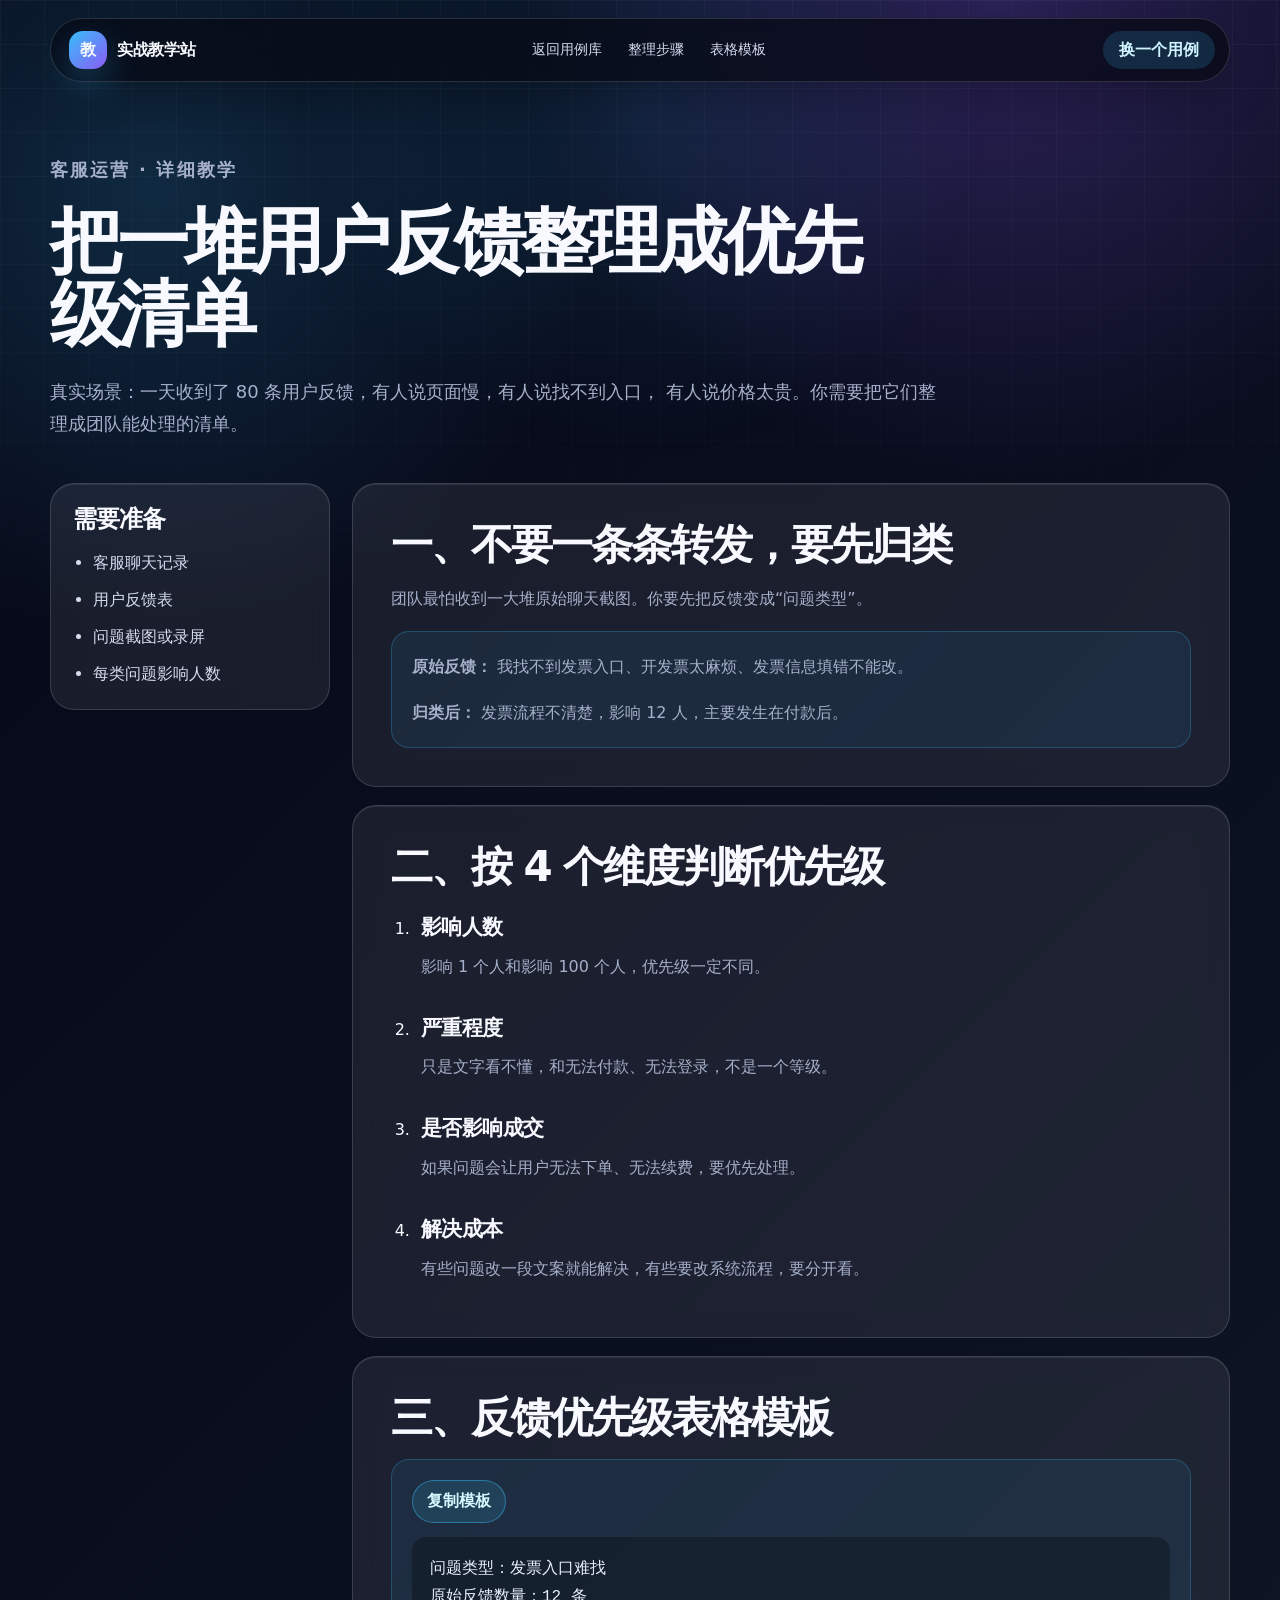
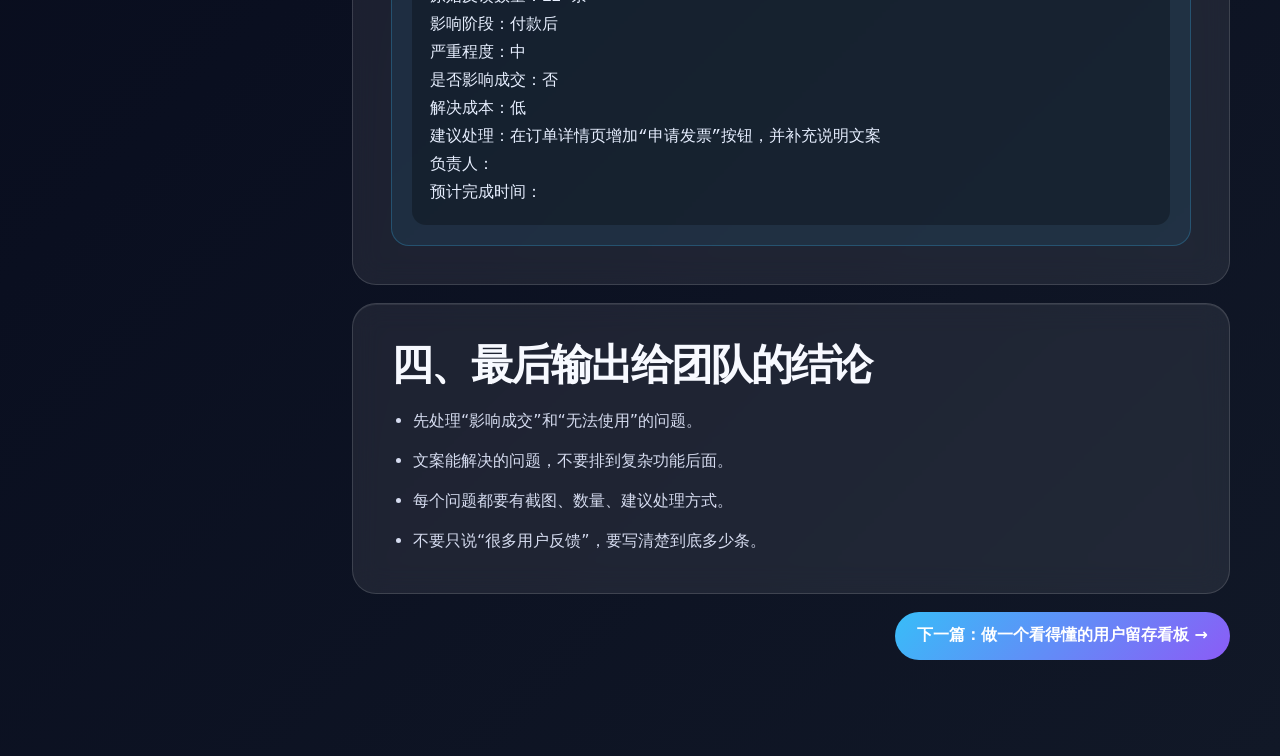
<file: pages/feedback-priority.html>
<!doctype html>
<html lang="zh-CN">
  <head>
    <meta charset="UTF-8" />
    <meta name="viewport" content="width=device-width, initial-scale=1.0" />
    <title>详细教学：把用户反馈整理成优先级清单</title>
    <meta name="description" content="把零散客服反馈整理成可执行的分类表、优先级和处理顺序。" />
    <link rel="stylesheet" href="../styles.css?v=20260617-v3" />
  </head>
  <body>
    <header class="site-header">
      <a class="brand" href="../index.html">
        <span class="brand-mark">教</span>
        <span>实战教学站</span>
      </a>
      <nav class="site-nav" aria-label="详情页导航">
        <a href="../index.html#cases">返回用例库</a>
        <a href="#steps">整理步骤</a>
        <a href="#table">表格模板</a>
      </nav>
      <a class="header-action" href="../index.html#cases">换一个用例</a>
    </header>

    <main class="lesson">
      <section class="lesson-hero">
        <p class="eyebrow">客服运营 · 详细教学</p>
        <h1>把一堆用户反馈整理成优先级清单</h1>
        <p>
          真实场景：一天收到了 80 条用户反馈，有人说页面慢，有人说找不到入口，
          有人说价格太贵。你需要把它们整理成团队能处理的清单。
        </p>
      </section>

      <section class="lesson-layout">
        <aside class="lesson-sidebar">
          <h2>需要准备</h2>
          <ul>
            <li>客服聊天记录</li>
            <li>用户反馈表</li>
            <li>问题截图或录屏</li>
            <li>每类问题影响人数</li>
          </ul>
        </aside>

        <div class="lesson-content">
          <section class="lesson-block">
            <h2>一、不要一条条转发，要先归类</h2>
            <p>团队最怕收到一大堆原始聊天截图。你要先把反馈变成“问题类型”。</p>
            <div class="example-box">
              <p><strong>原始反馈：</strong> 我找不到发票入口、开发票太麻烦、发票信息填错不能改。</p>
              <p><strong>归类后：</strong> 发票流程不清楚，影响 12 人，主要发生在付款后。</p>
            </div>
          </section>

          <section class="lesson-block" id="steps">
            <h2>二、按 4 个维度判断优先级</h2>
            <ol class="step-list">
              <li>
                <h3>影响人数</h3>
                <p>影响 1 个人和影响 100 个人，优先级一定不同。</p>
              </li>
              <li>
                <h3>严重程度</h3>
                <p>只是文字看不懂，和无法付款、无法登录，不是一个等级。</p>
              </li>
              <li>
                <h3>是否影响成交</h3>
                <p>如果问题会让用户无法下单、无法续费，要优先处理。</p>
              </li>
              <li>
                <h3>解决成本</h3>
                <p>有些问题改一段文案就能解决，有些要改系统流程，要分开看。</p>
              </li>
            </ol>
          </section>

          <section class="lesson-block" id="table">
            <h2>三、反馈优先级表格模板</h2>
            <div class="copy-box">
              <button class="copy-button" type="button" data-copy-target="feedback-copy">复制模板</button>
              <pre id="feedback-copy">问题类型：发票入口难找
原始反馈数量：12 条
影响阶段：付款后
严重程度：中
是否影响成交：否
解决成本：低
建议处理：在订单详情页增加“申请发票”按钮，并补充说明文案
负责人：
预计完成时间：</pre>
            </div>
          </section>

          <section class="lesson-block">
            <h2>四、最后输出给团队的结论</h2>
            <ul class="check-list">
              <li>先处理“影响成交”和“无法使用”的问题。</li>
              <li>文案能解决的问题，不要排到复杂功能后面。</li>
              <li>每个问题都要有截图、数量、建议处理方式。</li>
              <li>不要只说“很多用户反馈”，要写清楚到底多少条。</li>
            </ul>
          </section>

          <nav class="lesson-next">
            <a href="./retention-dashboard.html">下一篇：做一个看得懂的用户留存看板 →</a>
          </nav>
        </div>
      </section>
    </main>

    <script src="../script.js"></script>
  </body>
</html>
</file>
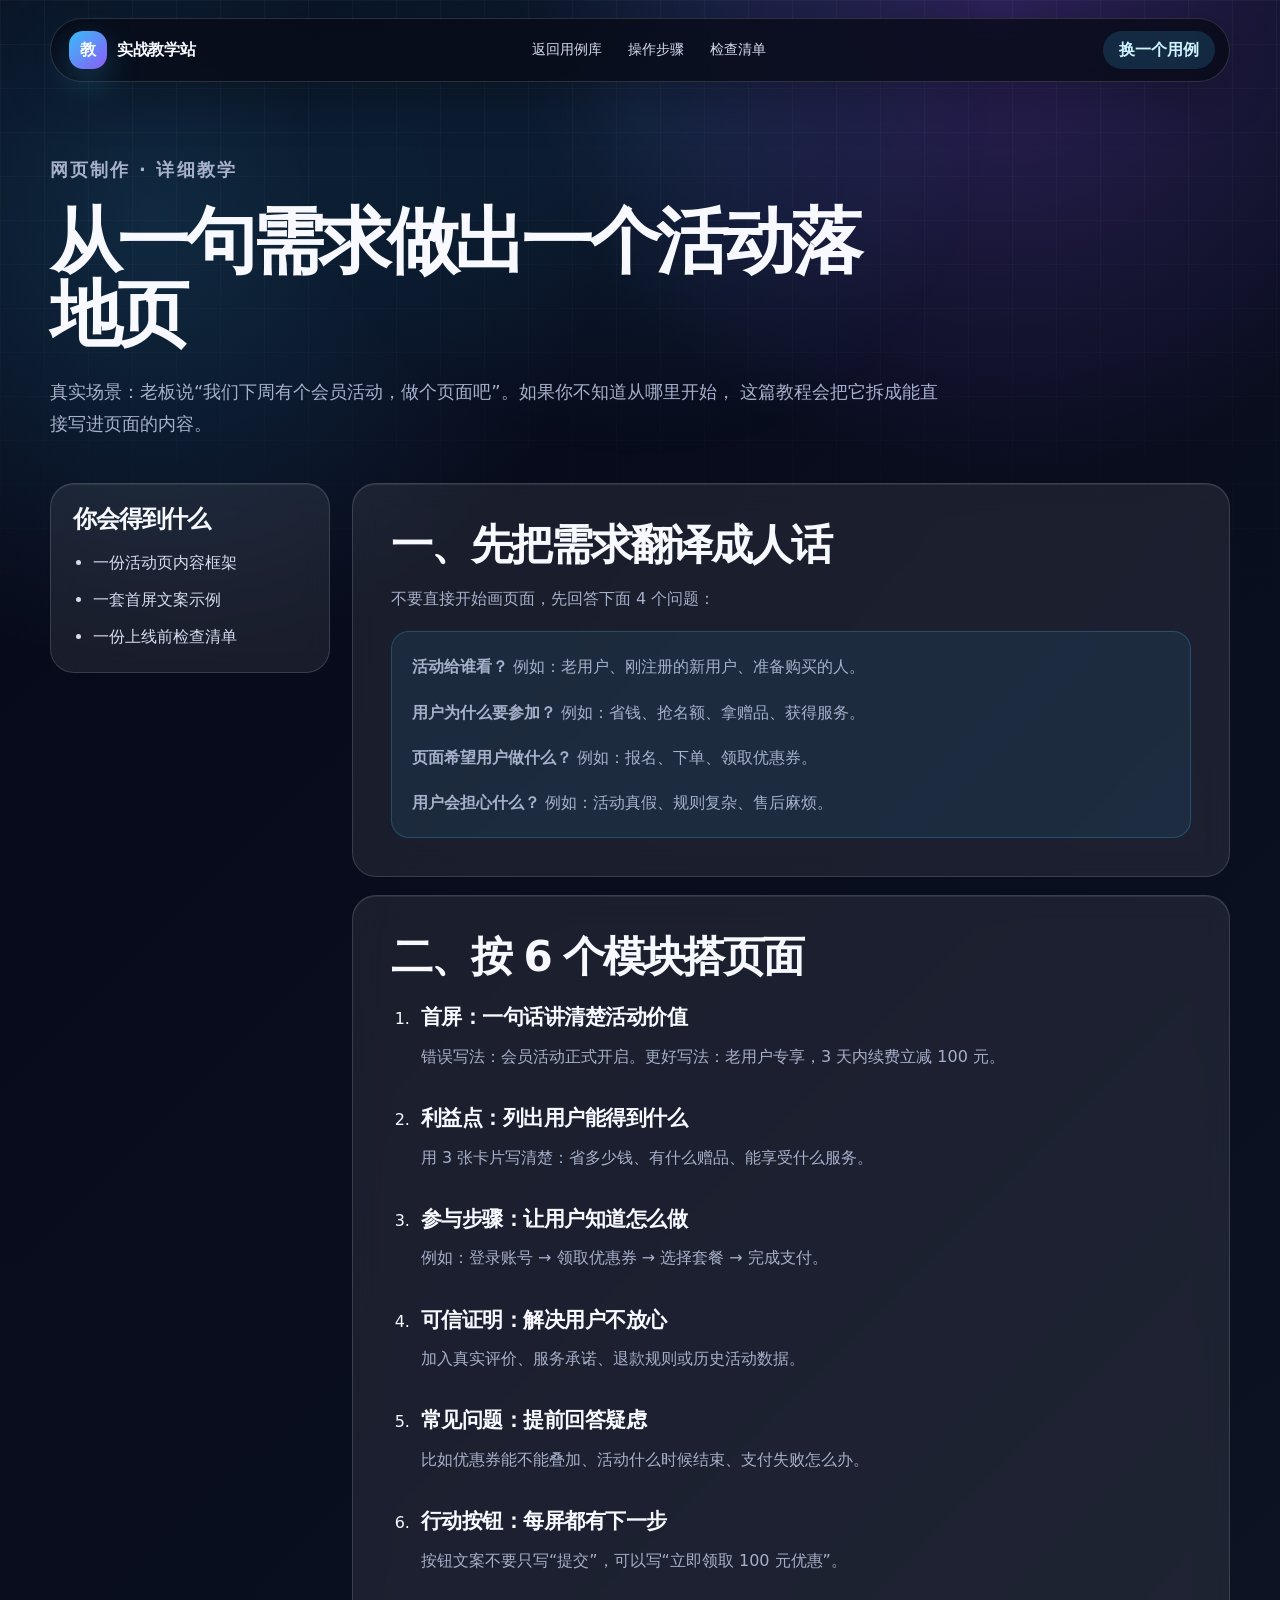
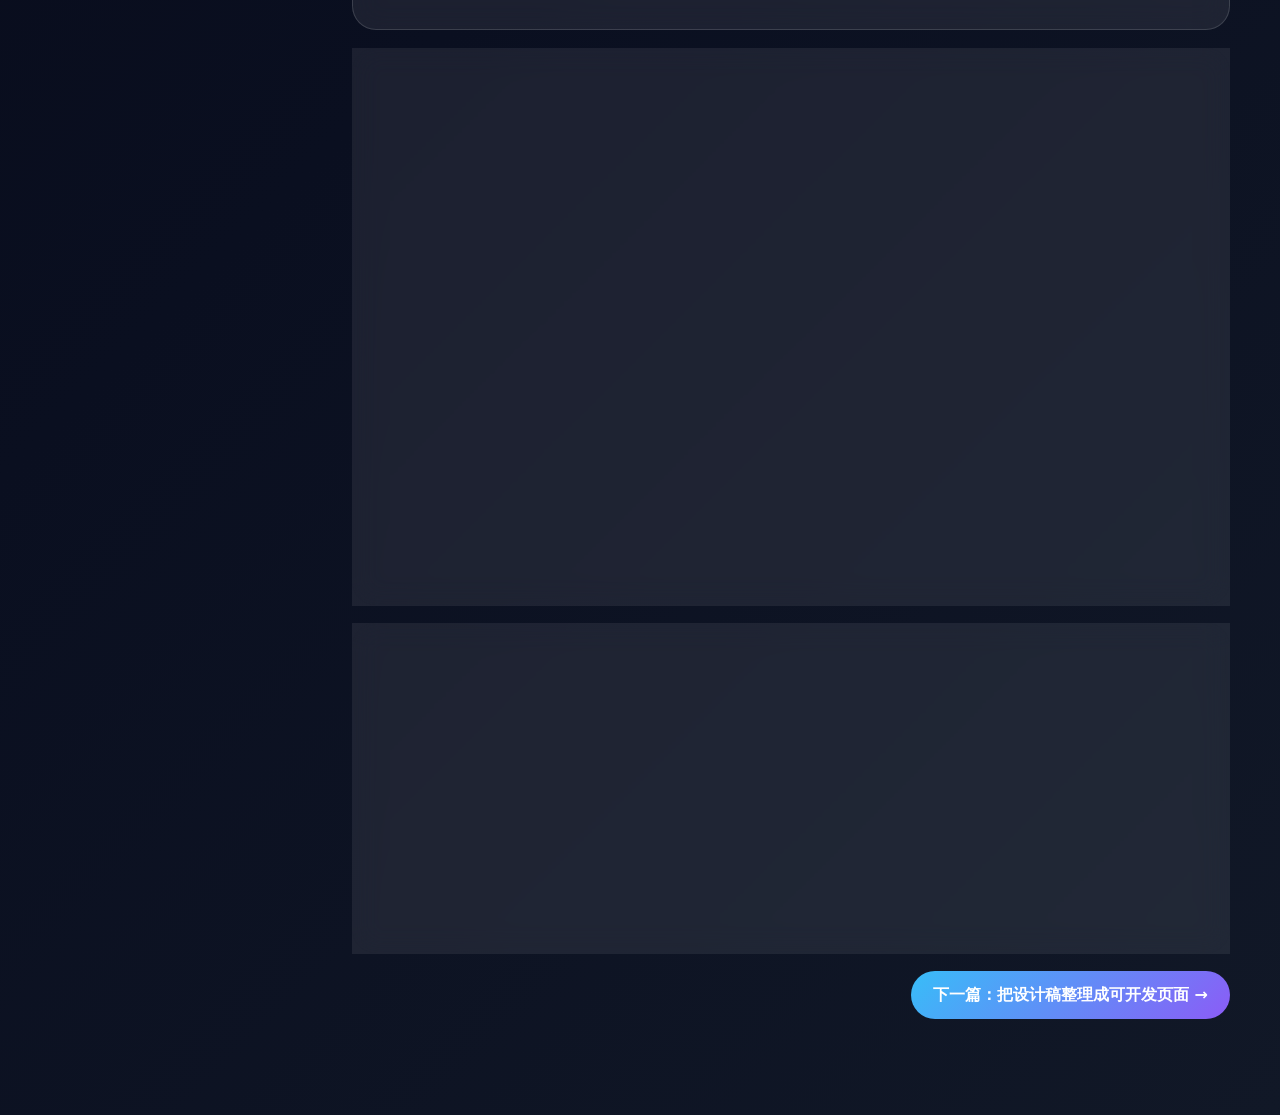
<file: pages/landing-page.html>
<!doctype html>
<html lang="zh-CN">
  <head>
    <meta charset="UTF-8" />
    <meta name="viewport" content="width=device-width, initial-scale=1.0" />
    <title>详细教学：从一句需求做出活动落地页</title>
    <meta name="description" content="一步步把一句活动需求拆成可上线的落地页结构。" />
    <link rel="stylesheet" href="../styles.css?v=20260617-v3" />
  </head>
  <body>
    <header class="site-header">
      <a class="brand" href="../index.html">
        <span class="brand-mark">教</span>
        <span>实战教学站</span>
      </a>
      <nav class="site-nav" aria-label="详情页导航">
        <a href="../index.html#cases">返回用例库</a>
        <a href="#steps">操作步骤</a>
        <a href="#checklist">检查清单</a>
      </nav>
      <a class="header-action" href="../index.html#cases">换一个用例</a>
    </header>

    <main class="lesson">
      <section class="lesson-hero">
        <p class="eyebrow">网页制作 · 详细教学</p>
        <h1>从一句需求做出一个活动落地页</h1>
        <p>
          真实场景：老板说“我们下周有个会员活动，做个页面吧”。如果你不知道从哪里开始，
          这篇教程会把它拆成能直接写进页面的内容。
        </p>
      </section>

      <section class="lesson-layout">
        <aside class="lesson-sidebar">
          <h2>你会得到什么</h2>
          <ul>
            <li>一份活动页内容框架</li>
            <li>一套首屏文案示例</li>
            <li>一份上线前检查清单</li>
          </ul>
        </aside>

        <div class="lesson-content">
          <section class="lesson-block">
            <h2>一、先把需求翻译成人话</h2>
            <p>不要直接开始画页面，先回答下面 4 个问题：</p>
            <div class="example-box">
              <p><strong>活动给谁看？</strong> 例如：老用户、刚注册的新用户、准备购买的人。</p>
              <p><strong>用户为什么要参加？</strong> 例如：省钱、抢名额、拿赠品、获得服务。</p>
              <p><strong>页面希望用户做什么？</strong> 例如：报名、下单、领取优惠券。</p>
              <p><strong>用户会担心什么？</strong> 例如：活动真假、规则复杂、售后麻烦。</p>
            </div>
          </section>

          <section class="lesson-block" id="steps">
            <h2>二、按 6 个模块搭页面</h2>
            <ol class="step-list">
              <li>
                <h3>首屏：一句话讲清楚活动价值</h3>
                <p>错误写法：会员活动正式开启。更好写法：老用户专享，3 天内续费立减 100 元。</p>
              </li>
              <li>
                <h3>利益点：列出用户能得到什么</h3>
                <p>用 3 张卡片写清楚：省多少钱、有什么赠品、能享受什么服务。</p>
              </li>
              <li>
                <h3>参与步骤：让用户知道怎么做</h3>
                <p>例如：登录账号 → 领取优惠券 → 选择套餐 → 完成支付。</p>
              </li>
              <li>
                <h3>可信证明：解决用户不放心</h3>
                <p>加入真实评价、服务承诺、退款规则或历史活动数据。</p>
              </li>
              <li>
                <h3>常见问题：提前回答疑虑</h3>
                <p>比如优惠券能不能叠加、活动什么时候结束、支付失败怎么办。</p>
              </li>
              <li>
                <h3>行动按钮：每屏都有下一步</h3>
                <p>按钮文案不要只写“提交”，可以写“立即领取 100 元优惠”。</p>
              </li>
            </ol>
          </section>

          <section class="lesson-block">
            <h2>三、可以直接套用的页面文案</h2>
            <div class="copy-box">
              <button class="copy-button" type="button" data-copy-target="landing-copy">复制示例</button>
              <pre id="landing-copy">标题：老用户专享续费礼，3 天内立减 100 元
副标题：不用抢名额，登录账号即可领取优惠，续费后继续享受全年服务。
按钮：立即领取续费优惠
利益点：
1. 续费立减 100 元
2. 赠送 30 天高级服务
3. 专属客服优先响应
常见问题：
Q：优惠什么时候结束？
A：本次活动到本周日晚 24:00 结束。</pre>
            </div>
          </section>

          <section class="lesson-block" id="checklist">
            <h2>四、上线前检查清单</h2>
            <ul class="check-list">
              <li>标题是否一眼能看懂活动好处？</li>
              <li>按钮是否告诉用户点击后会发生什么？</li>
              <li>活动规则是否没有歧义？</li>
              <li>手机端是否能正常阅读和点击？</li>
              <li>价格、时间、优惠金额是否和运营规则一致？</li>
            </ul>
          </section>

          <nav class="lesson-next" aria-label="下一篇教程">
            <a href="./design-to-page.html">下一篇：把设计稿整理成可开发页面 →</a>
          </nav>
        </div>
      </section>
    </main>

    <script src="../script.js"></script>
  </body>
</html>
</file>
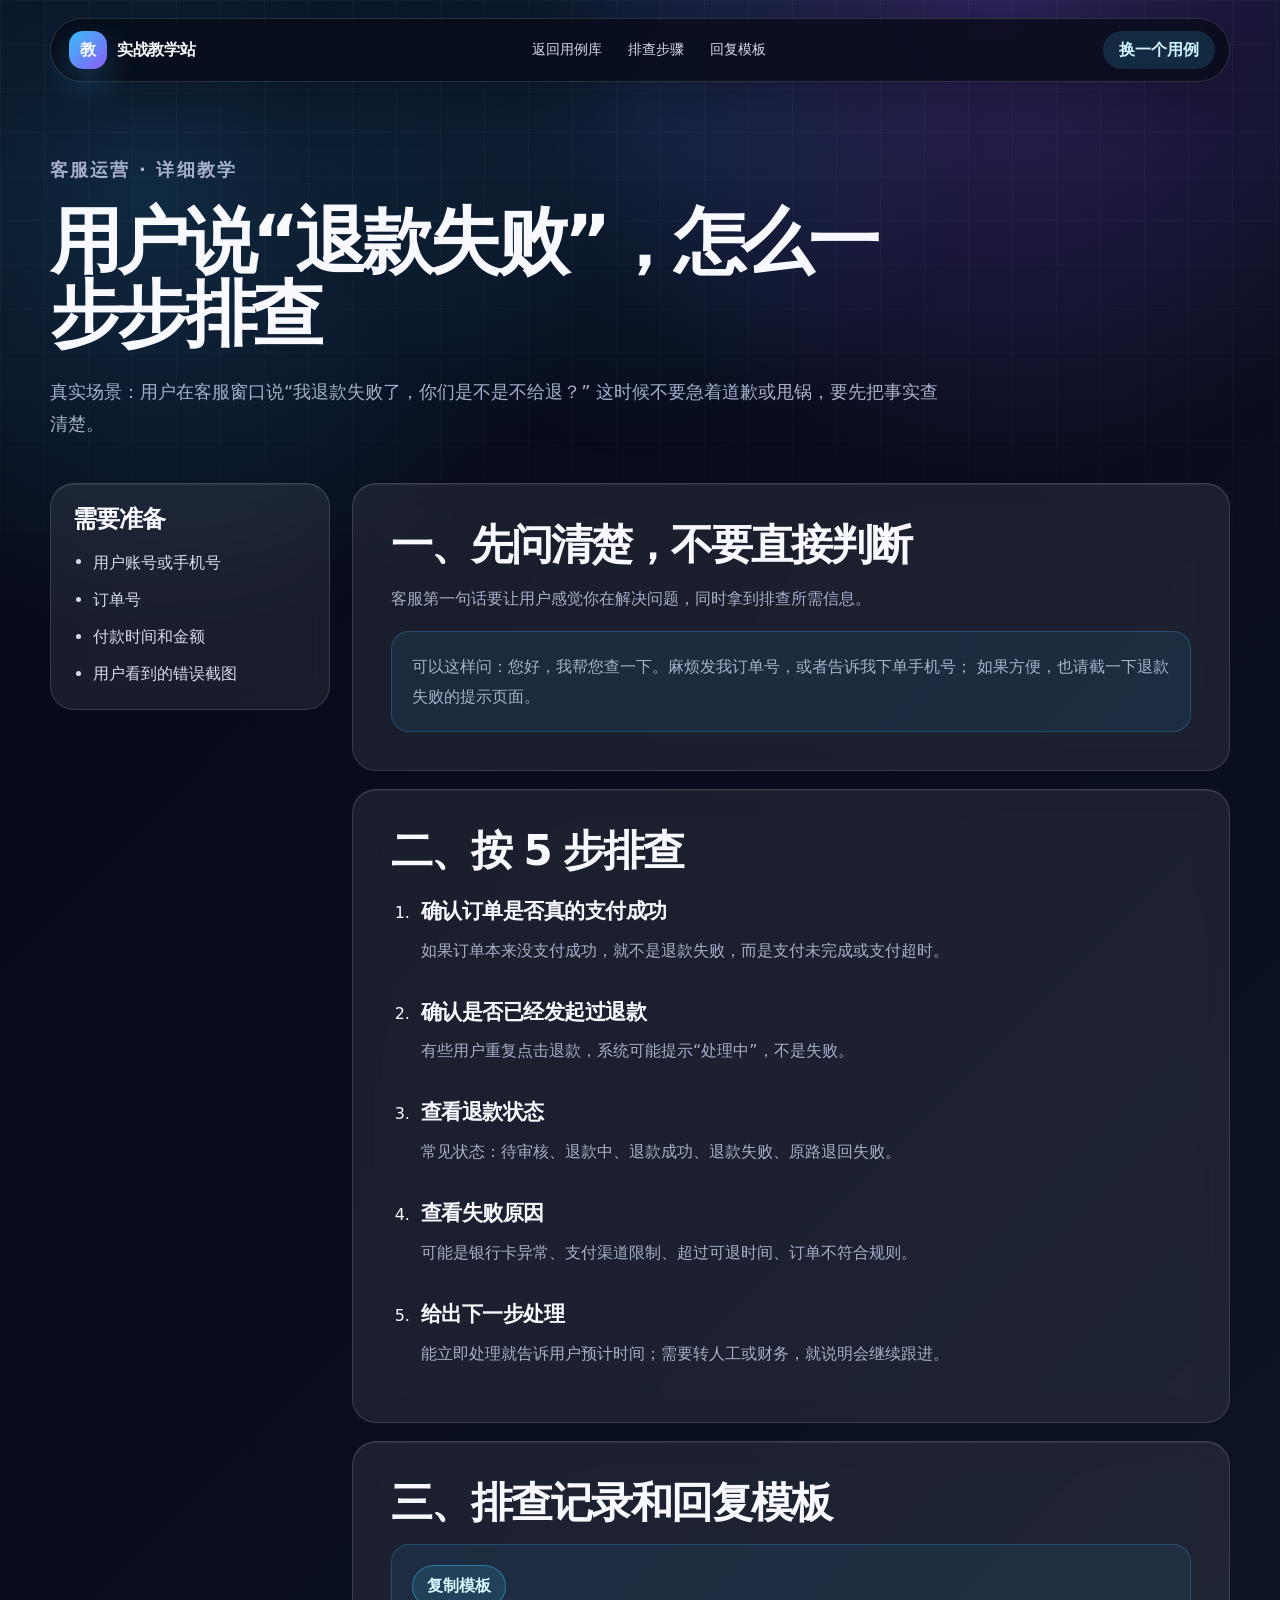
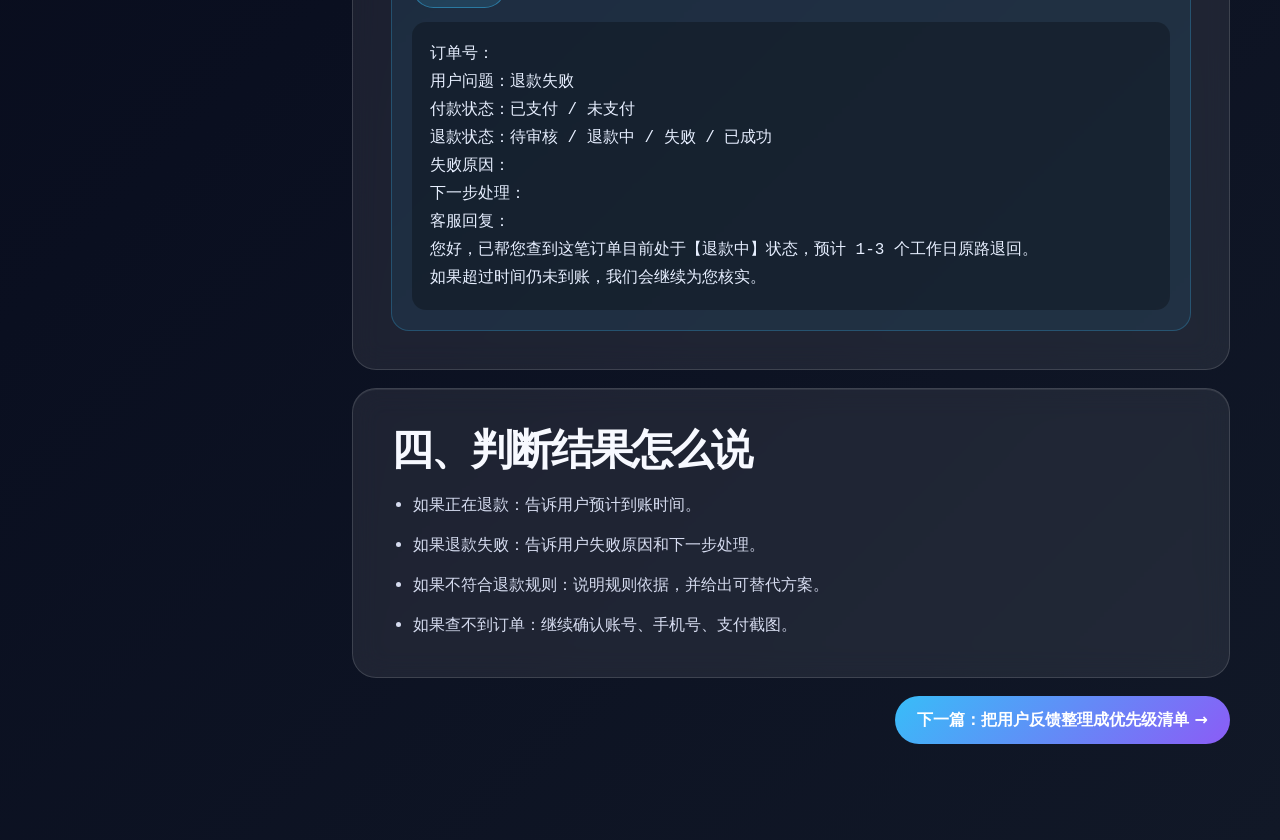
<file: pages/refund-troubleshooting.html>
<!doctype html>
<html lang="zh-CN">
  <head>
    <meta charset="UTF-8" />
    <meta name="viewport" content="width=device-width, initial-scale=1.0" />
    <title>详细教学：用户说退款失败，怎么一步步排查</title>
    <meta name="description" content="用售后场景演示退款失败问题的排查步骤、记录模板和回复话术。" />
    <link rel="stylesheet" href="../styles.css?v=20260617-v3" />
  </head>
  <body>
    <header class="site-header">
      <a class="brand" href="../index.html">
        <span class="brand-mark">教</span>
        <span>实战教学站</span>
      </a>
      <nav class="site-nav" aria-label="详情页导航">
        <a href="../index.html#cases">返回用例库</a>
        <a href="#steps">排查步骤</a>
        <a href="#reply">回复模板</a>
      </nav>
      <a class="header-action" href="../index.html#cases">换一个用例</a>
    </header>

    <main class="lesson">
      <section class="lesson-hero">
        <p class="eyebrow">客服运营 · 详细教学</p>
        <h1>用户说“退款失败”，怎么一步步排查</h1>
        <p>
          真实场景：用户在客服窗口说“我退款失败了，你们是不是不给退？”
          这时候不要急着道歉或甩锅，要先把事实查清楚。
        </p>
      </section>

      <section class="lesson-layout">
        <aside class="lesson-sidebar">
          <h2>需要准备</h2>
          <ul>
            <li>用户账号或手机号</li>
            <li>订单号</li>
            <li>付款时间和金额</li>
            <li>用户看到的错误截图</li>
          </ul>
        </aside>

        <div class="lesson-content">
          <section class="lesson-block">
            <h2>一、先问清楚，不要直接判断</h2>
            <p>客服第一句话要让用户感觉你在解决问题，同时拿到排查所需信息。</p>
            <div class="example-box">
              <p>
                可以这样问：您好，我帮您查一下。麻烦发我订单号，或者告诉我下单手机号；
                如果方便，也请截一下退款失败的提示页面。
              </p>
            </div>
          </section>

          <section class="lesson-block" id="steps">
            <h2>二、按 5 步排查</h2>
            <ol class="step-list">
              <li>
                <h3>确认订单是否真的支付成功</h3>
                <p>如果订单本来没支付成功，就不是退款失败，而是支付未完成或支付超时。</p>
              </li>
              <li>
                <h3>确认是否已经发起过退款</h3>
                <p>有些用户重复点击退款，系统可能提示“处理中”，不是失败。</p>
              </li>
              <li>
                <h3>查看退款状态</h3>
                <p>常见状态：待审核、退款中、退款成功、退款失败、原路退回失败。</p>
              </li>
              <li>
                <h3>查看失败原因</h3>
                <p>可能是银行卡异常、支付渠道限制、超过可退时间、订单不符合规则。</p>
              </li>
              <li>
                <h3>给出下一步处理</h3>
                <p>能立即处理就告诉用户预计时间；需要转人工或财务，就说明会继续跟进。</p>
              </li>
            </ol>
          </section>

          <section class="lesson-block" id="reply">
            <h2>三、排查记录和回复模板</h2>
            <div class="copy-box">
              <button class="copy-button" type="button" data-copy-target="refund-copy">复制模板</button>
              <pre id="refund-copy">订单号：
用户问题：退款失败
付款状态：已支付 / 未支付
退款状态：待审核 / 退款中 / 失败 / 已成功
失败原因：
下一步处理：
客服回复：
您好，已帮您查到这笔订单目前处于【退款中】状态，预计 1-3 个工作日原路退回。
如果超过时间仍未到账，我们会继续为您核实。</pre>
            </div>
          </section>

          <section class="lesson-block">
            <h2>四、判断结果怎么说</h2>
            <ul class="check-list">
              <li>如果正在退款：告诉用户预计到账时间。</li>
              <li>如果退款失败：告诉用户失败原因和下一步处理。</li>
              <li>如果不符合退款规则：说明规则依据，并给出可替代方案。</li>
              <li>如果查不到订单：继续确认账号、手机号、支付截图。</li>
            </ul>
          </section>

          <nav class="lesson-next">
            <a href="./feedback-priority.html">下一篇：把用户反馈整理成优先级清单 →</a>
          </nav>
        </div>
      </section>
    </main>

    <script src="../script.js"></script>
  </body>
</html>
</file>
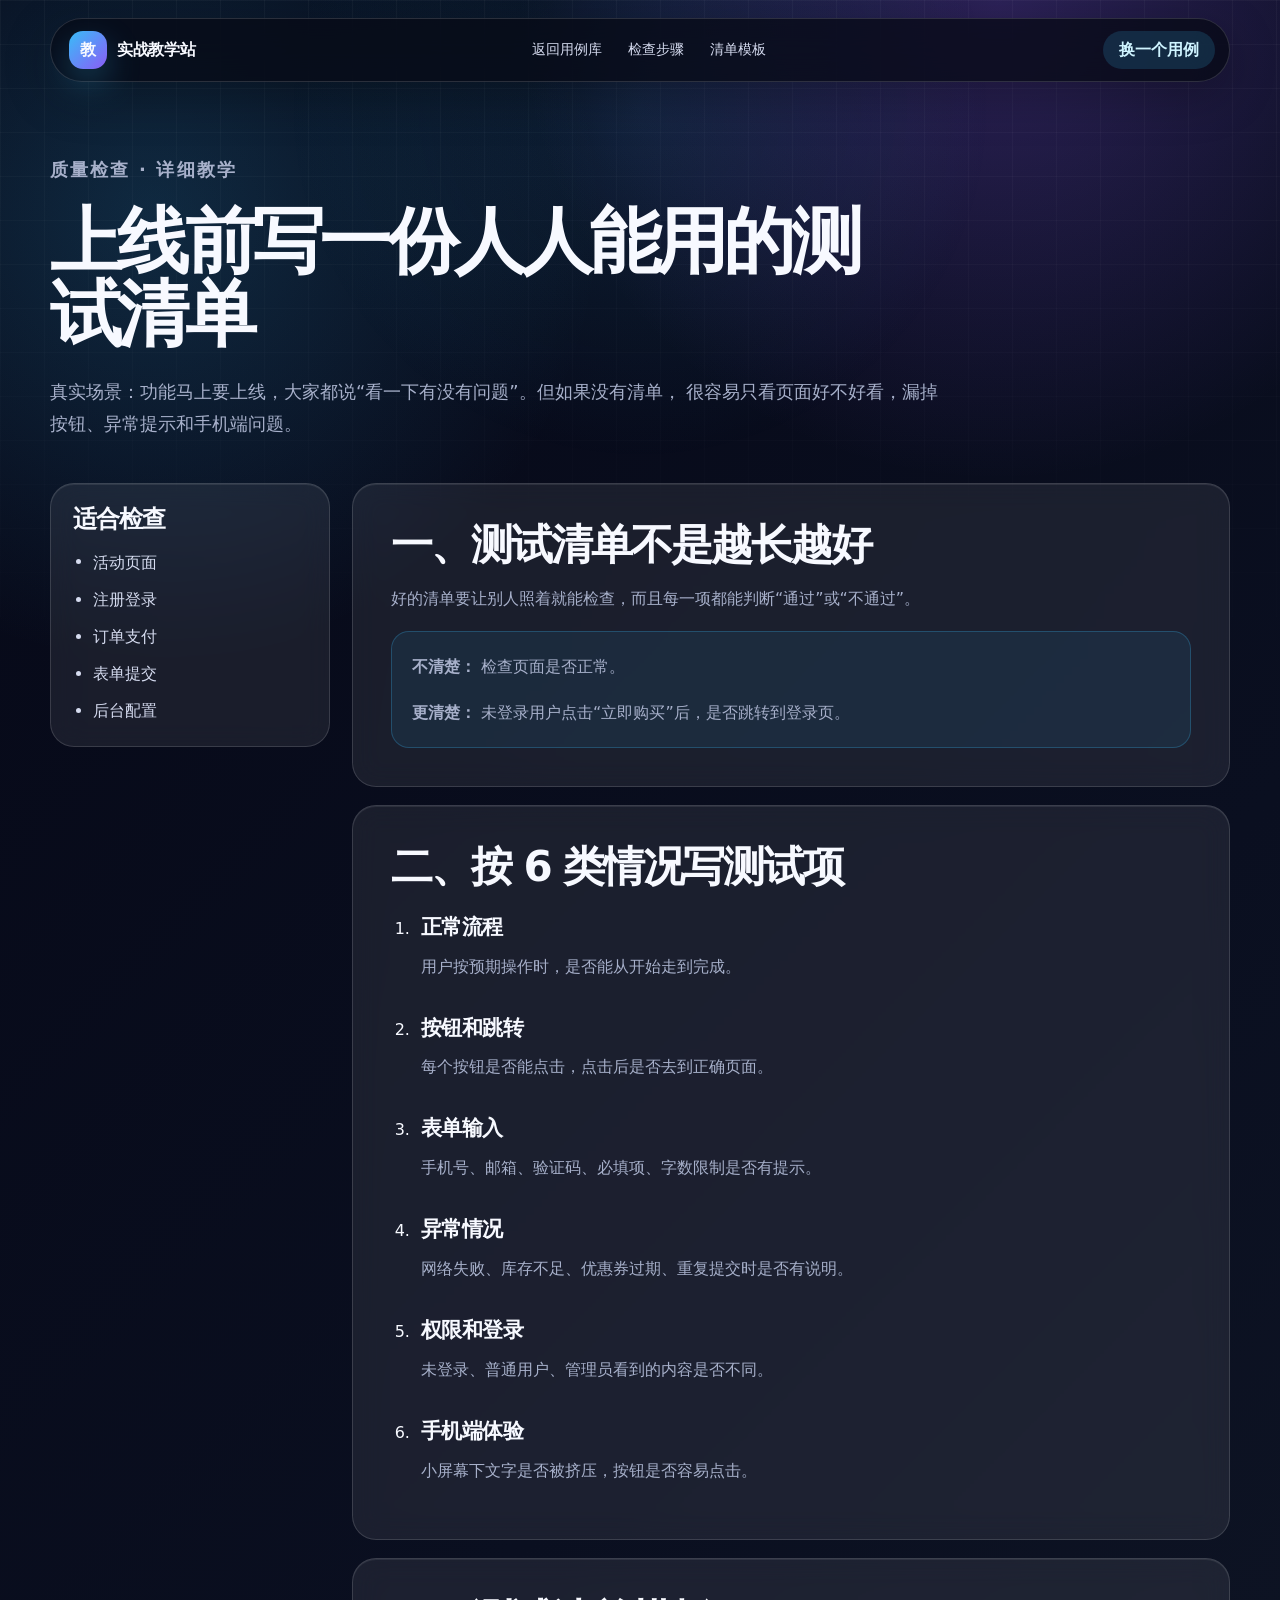
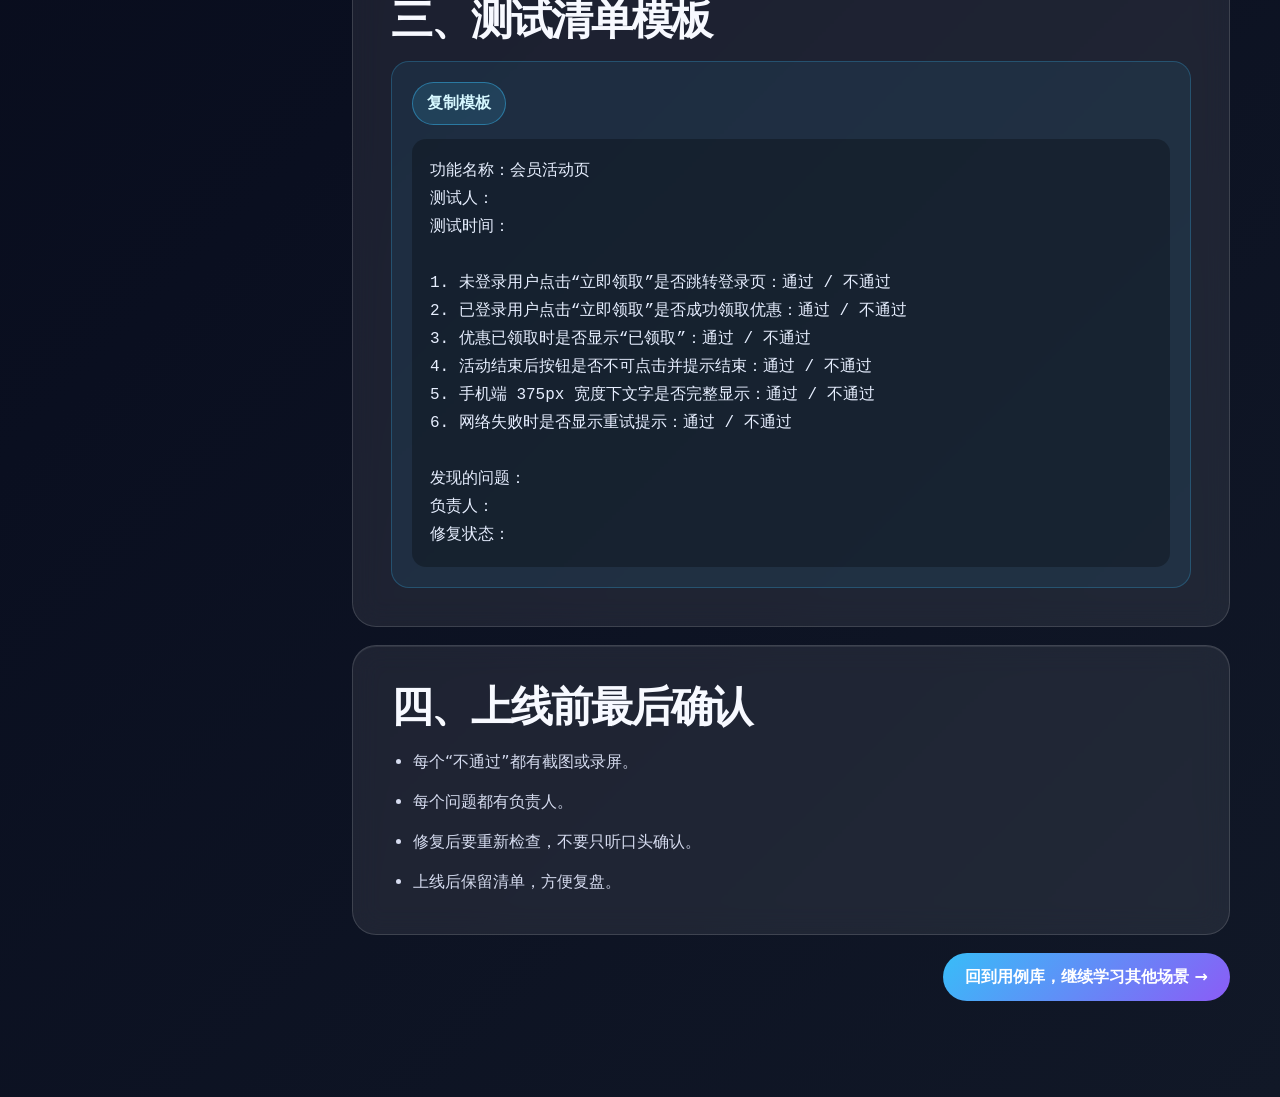
<file: pages/release-checklist.html>
<!doctype html>
<html lang="zh-CN">
  <head>
    <meta charset="UTF-8" />
    <meta name="viewport" content="width=device-width, initial-scale=1.0" />
    <title>详细教学：上线前写一份人人能用的测试清单</title>
    <meta name="description" content="把上线前检查拆成登录、按钮、表单、手机端、异常提示等可执行项目。" />
    <link rel="stylesheet" href="../styles.css?v=20260617-v3" />
  </head>
  <body>
    <header class="site-header">
      <a class="brand" href="../index.html">
        <span class="brand-mark">教</span>
        <span>实战教学站</span>
      </a>
      <nav class="site-nav" aria-label="详情页导航">
        <a href="../index.html#cases">返回用例库</a>
        <a href="#steps">检查步骤</a>
        <a href="#template">清单模板</a>
      </nav>
      <a class="header-action" href="../index.html#cases">换一个用例</a>
    </header>

    <main class="lesson">
      <section class="lesson-hero">
        <p class="eyebrow">质量检查 · 详细教学</p>
        <h1>上线前写一份人人能用的测试清单</h1>
        <p>
          真实场景：功能马上要上线，大家都说“看一下有没有问题”。但如果没有清单，
          很容易只看页面好不好看，漏掉按钮、异常提示和手机端问题。
        </p>
      </section>

      <section class="lesson-layout">
        <aside class="lesson-sidebar">
          <h2>适合检查</h2>
          <ul>
            <li>活动页面</li>
            <li>注册登录</li>
            <li>订单支付</li>
            <li>表单提交</li>
            <li>后台配置</li>
          </ul>
        </aside>

        <div class="lesson-content">
          <section class="lesson-block">
            <h2>一、测试清单不是越长越好</h2>
            <p>好的清单要让别人照着就能检查，而且每一项都能判断“通过”或“不通过”。</p>
            <div class="example-box">
              <p><strong>不清楚：</strong> 检查页面是否正常。</p>
              <p><strong>更清楚：</strong> 未登录用户点击“立即购买”后，是否跳转到登录页。</p>
            </div>
          </section>

          <section class="lesson-block" id="steps">
            <h2>二、按 6 类情况写测试项</h2>
            <ol class="step-list">
              <li>
                <h3>正常流程</h3>
                <p>用户按预期操作时，是否能从开始走到完成。</p>
              </li>
              <li>
                <h3>按钮和跳转</h3>
                <p>每个按钮是否能点击，点击后是否去到正确页面。</p>
              </li>
              <li>
                <h3>表单输入</h3>
                <p>手机号、邮箱、验证码、必填项、字数限制是否有提示。</p>
              </li>
              <li>
                <h3>异常情况</h3>
                <p>网络失败、库存不足、优惠券过期、重复提交时是否有说明。</p>
              </li>
              <li>
                <h3>权限和登录</h3>
                <p>未登录、普通用户、管理员看到的内容是否不同。</p>
              </li>
              <li>
                <h3>手机端体验</h3>
                <p>小屏幕下文字是否被挤压，按钮是否容易点击。</p>
              </li>
            </ol>
          </section>

          <section class="lesson-block" id="template">
            <h2>三、测试清单模板</h2>
            <div class="copy-box">
              <button class="copy-button" type="button" data-copy-target="release-copy">复制模板</button>
              <pre id="release-copy">功能名称：会员活动页
测试人：
测试时间：

1. 未登录用户点击“立即领取”是否跳转登录页：通过 / 不通过
2. 已登录用户点击“立即领取”是否成功领取优惠：通过 / 不通过
3. 优惠已领取时是否显示“已领取”：通过 / 不通过
4. 活动结束后按钮是否不可点击并提示结束：通过 / 不通过
5. 手机端 375px 宽度下文字是否完整显示：通过 / 不通过
6. 网络失败时是否显示重试提示：通过 / 不通过

发现的问题：
负责人：
修复状态：</pre>
            </div>
          </section>

          <section class="lesson-block">
            <h2>四、上线前最后确认</h2>
            <ul class="check-list">
              <li>每个“不通过”都有截图或录屏。</li>
              <li>每个问题都有负责人。</li>
              <li>修复后要重新检查，不要只听口头确认。</li>
              <li>上线后保留清单，方便复盘。</li>
            </ul>
          </section>

          <nav class="lesson-next">
            <a href="../index.html#cases">回到用例库，继续学习其他场景 →</a>
          </nav>
        </div>
      </section>
    </main>

    <script src="../script.js"></script>
  </body>
</html>
</file>
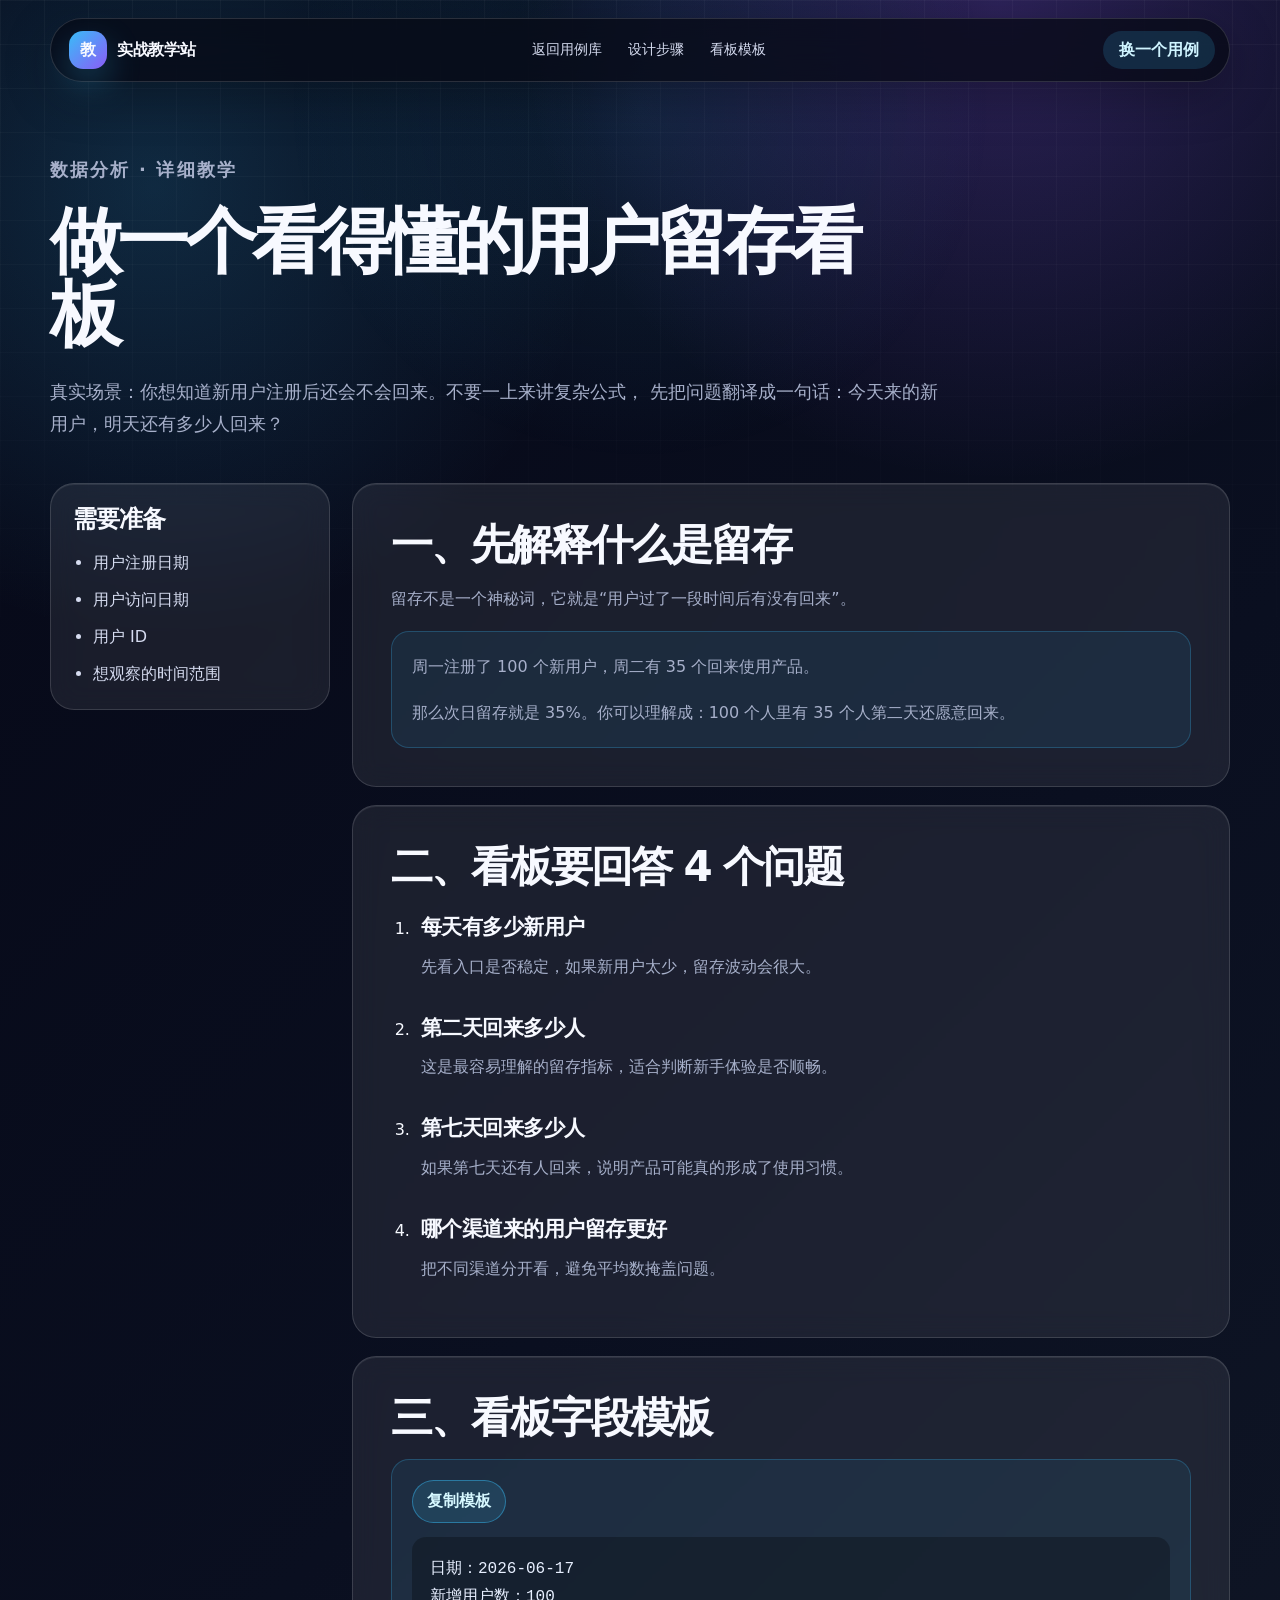
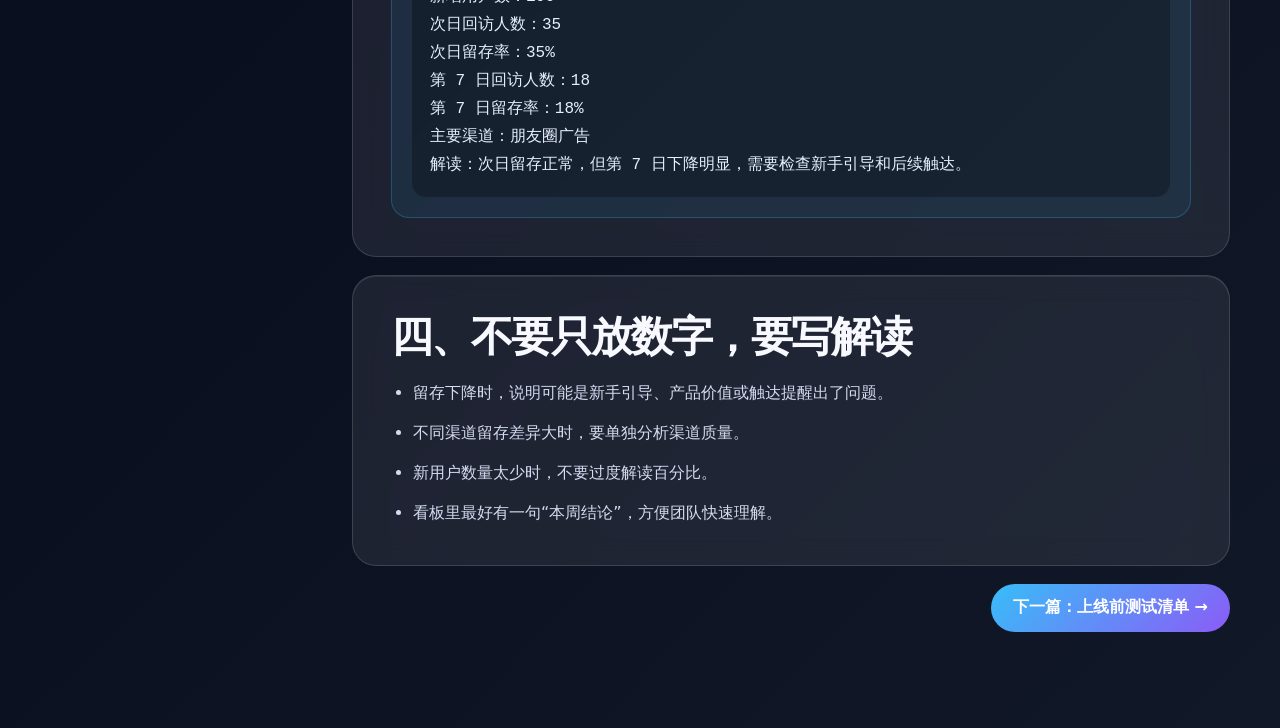
<file: pages/retention-dashboard.html>
<!doctype html>
<html lang="zh-CN">
  <head>
    <meta charset="UTF-8" />
    <meta name="viewport" content="width=device-width, initial-scale=1.0" />
    <title>详细教学：做一个看得懂的用户留存看板</title>
    <meta name="description" content="从业务问题出发，设计用户留存看板的指标、表格和解读方式。" />
    <link rel="stylesheet" href="../styles.css?v=20260617-v3" />
  </head>
  <body>
    <header class="site-header">
      <a class="brand" href="../index.html">
        <span class="brand-mark">教</span>
        <span>实战教学站</span>
      </a>
      <nav class="site-nav" aria-label="详情页导航">
        <a href="../index.html#cases">返回用例库</a>
        <a href="#steps">设计步骤</a>
        <a href="#template">看板模板</a>
      </nav>
      <a class="header-action" href="../index.html#cases">换一个用例</a>
    </header>

    <main class="lesson">
      <section class="lesson-hero">
        <p class="eyebrow">数据分析 · 详细教学</p>
        <h1>做一个看得懂的用户留存看板</h1>
        <p>
          真实场景：你想知道新用户注册后还会不会回来。不要一上来讲复杂公式，
          先把问题翻译成一句话：今天来的新用户，明天还有多少人回来？
        </p>
      </section>

      <section class="lesson-layout">
        <aside class="lesson-sidebar">
          <h2>需要准备</h2>
          <ul>
            <li>用户注册日期</li>
            <li>用户访问日期</li>
            <li>用户 ID</li>
            <li>想观察的时间范围</li>
          </ul>
        </aside>

        <div class="lesson-content">
          <section class="lesson-block">
            <h2>一、先解释什么是留存</h2>
            <p>留存不是一个神秘词，它就是“用户过了一段时间后有没有回来”。</p>
            <div class="example-box">
              <p>周一注册了 100 个新用户，周二有 35 个回来使用产品。</p>
              <p>那么次日留存就是 35%。你可以理解成：100 个人里有 35 个人第二天还愿意回来。</p>
            </div>
          </section>

          <section class="lesson-block" id="steps">
            <h2>二、看板要回答 4 个问题</h2>
            <ol class="step-list">
              <li>
                <h3>每天有多少新用户</h3>
                <p>先看入口是否稳定，如果新用户太少，留存波动会很大。</p>
              </li>
              <li>
                <h3>第二天回来多少人</h3>
                <p>这是最容易理解的留存指标，适合判断新手体验是否顺畅。</p>
              </li>
              <li>
                <h3>第七天回来多少人</h3>
                <p>如果第七天还有人回来，说明产品可能真的形成了使用习惯。</p>
              </li>
              <li>
                <h3>哪个渠道来的用户留存更好</h3>
                <p>把不同渠道分开看，避免平均数掩盖问题。</p>
              </li>
            </ol>
          </section>

          <section class="lesson-block" id="template">
            <h2>三、看板字段模板</h2>
            <div class="copy-box">
              <button class="copy-button" type="button" data-copy-target="retention-copy">复制模板</button>
              <pre id="retention-copy">日期：2026-06-17
新增用户数：100
次日回访人数：35
次日留存率：35%
第 7 日回访人数：18
第 7 日留存率：18%
主要渠道：朋友圈广告
解读：次日留存正常，但第 7 日下降明显，需要检查新手引导和后续触达。</pre>
            </div>
          </section>

          <section class="lesson-block">
            <h2>四、不要只放数字，要写解读</h2>
            <ul class="check-list">
              <li>留存下降时，说明可能是新手引导、产品价值或触达提醒出了问题。</li>
              <li>不同渠道留存差异大时，要单独分析渠道质量。</li>
              <li>新用户数量太少时，不要过度解读百分比。</li>
              <li>看板里最好有一句“本周结论”，方便团队快速理解。</li>
            </ul>
          </section>

          <nav class="lesson-next">
            <a href="./release-checklist.html">下一篇：上线前测试清单 →</a>
          </nav>
        </div>
      </section>
    </main>

    <script src="../script.js"></script>
  </body>
</html>
</file>
<file: styles.css>
:root {
  color-scheme: dark;
  --bg: #070a16;
  --bg-soft: #0d1224;
  --card: rgba(255, 255, 255, 0.075);
  --card-strong: rgba(255, 255, 255, 0.12);
  --line: rgba(255, 255, 255, 0.14);
  --text: #f7f9ff;
  --muted: #a7b0ca;
  --muted-strong: #d6dcf0;
  --blue: #38bdf8;
  --purple: #8b5cf6;
  --pink: #fb7185;
  --green: #34d399;
  --yellow: #fbbf24;
  --radius-lg: 34px;
  --radius-md: 24px;
  --radius-sm: 16px;
  --container: 1180px;
  --shadow: 0 28px 90px rgba(0, 0, 0, 0.38);
}

* {
  box-sizing: border-box;
}

html {
  scroll-behavior: smooth;
}

body {
  min-width: 320px;
  margin: 0;
  font-family:
    Inter,
    "PingFang SC",
    "Microsoft YaHei",
    system-ui,
    -apple-system,
    BlinkMacSystemFont,
    "Segoe UI",
    sans-serif;
  color: var(--text);
  background:
    radial-gradient(circle at 12% 8%, rgba(56, 189, 248, 0.18), transparent 28rem),
    radial-gradient(circle at 78% 0%, rgba(139, 92, 246, 0.28), transparent 30rem),
    linear-gradient(135deg, #060817 0%, #0a0f20 52%, #111827 100%);
}

body::before {
  position: fixed;
  inset: 0;
  z-index: -2;
  pointer-events: none;
  content: "";
  background-image:
    linear-gradient(rgba(255, 255, 255, 0.045) 1px, transparent 1px),
    linear-gradient(90deg, rgba(255, 255, 255, 0.045) 1px, transparent 1px);
  background-size: 44px 44px;
  mask-image: linear-gradient(to bottom, rgba(0, 0, 0, 0.82), transparent 82%);
}

body::after {
  position: fixed;
  inset: 0;
  z-index: -1;
  pointer-events: none;
  content: "";
  background: radial-gradient(
    circle at var(--pointer-x, 50%) var(--pointer-y, 12%),
    rgba(56, 189, 248, 0.12),
    transparent 22rem
  );
}

a {
  color: inherit;
  text-decoration: none;
}

button {
  font: inherit;
}

.version-notice {
  width: min(100% - 40px, var(--container));
  margin: 14px auto -2px;
  padding: 12px 18px;
  border: 1px solid rgba(52, 211, 153, 0.38);
  border-radius: 999px;
  color: #d1fae5;
  background: rgba(16, 185, 129, 0.16);
  font-size: 14px;
  font-weight: 800;
  text-align: center;
}

.version-notice a {
  color: #ffffff;
  text-decoration: underline;
  text-underline-offset: 4px;
}

p,
h1,
h2,
h3 {
  margin-top: 0;
}

.site-header,
.hero,
.section,
.site-footer,
.lesson {
  width: min(100% - 40px, var(--container));
  margin-inline: auto;
}

.site-header {
  position: sticky;
  top: 16px;
  z-index: 20;
  display: flex;
  align-items: center;
  justify-content: space-between;
  gap: 18px;
  padding: 12px 14px 12px 18px;
  border: 1px solid var(--line);
  border-radius: 999px;
  margin-top: 18px;
  background: rgba(7, 10, 22, 0.76);
  box-shadow: 0 14px 48px rgba(0, 0, 0, 0.26);
  backdrop-filter: blur(20px);
}

.brand,
.site-nav,
.hero-actions,
.filter-tabs,
.site-footer {
  display: flex;
  align-items: center;
}

.brand {
  gap: 10px;
  font-weight: 900;
  letter-spacing: -0.02em;
}

.brand-mark {
  display: grid;
  width: 38px;
  height: 38px;
  place-items: center;
  border-radius: 14px;
  background: linear-gradient(135deg, var(--blue), var(--purple));
  box-shadow: 0 14px 34px rgba(56, 189, 248, 0.28);
}

.site-nav {
  gap: 26px;
  color: var(--muted-strong);
  font-size: 14px;
}

.site-nav a {
  transition: color 180ms ease;
}

.site-nav a:hover {
  color: var(--text);
}

.header-action,
.primary-btn,
.secondary-btn,
.card-link,
.lesson-next a {
  display: inline-flex;
  align-items: center;
  justify-content: center;
  border-radius: 999px;
  font-weight: 800;
}

.header-action {
  min-height: 38px;
  padding: 0 16px;
  background: rgba(56, 189, 248, 0.16);
  color: #cff4ff;
}

.primary-btn,
.secondary-btn {
  min-height: 48px;
  padding: 0 22px;
}

.primary-btn {
  background: linear-gradient(135deg, var(--blue), var(--purple));
  color: white;
  box-shadow: 0 20px 48px rgba(56, 189, 248, 0.22);
}

.secondary-btn {
  border: 1px solid var(--line);
  color: var(--muted-strong);
  background: rgba(255, 255, 255, 0.07);
}

.hero {
  display: grid;
  grid-template-columns: minmax(0, 1fr) minmax(360px, 0.78fr);
  gap: 56px;
  align-items: center;
  min-height: calc(100vh - 84px);
  padding: 74px 0 96px;
}

.eyebrow {
  display: inline-flex;
  margin-bottom: 18px;
  color: var(--blue);
  font-size: 13px;
  font-weight: 900;
  letter-spacing: 0.12em;
}

h1 {
  max-width: 840px;
  margin-bottom: 24px;
  font-size: clamp(46px, 7.4vw, 84px);
  line-height: 1.02;
  letter-spacing: -0.065em;
}

h2 {
  margin-bottom: 16px;
  font-size: clamp(30px, 4.5vw, 52px);
  line-height: 1.1;
  letter-spacing: -0.048em;
}

h3 {
  margin-bottom: 10px;
  font-size: 21px;
  line-height: 1.32;
  letter-spacing: -0.025em;
}

.hero-lead,
.section-heading p,
.lesson-hero p,
.lesson-block p,
.case-card p,
.path-list p,
.explain-grid p {
  color: var(--muted);
  line-height: 1.82;
}

.hero-lead {
  max-width: 720px;
  font-size: 19px;
}

.hero-actions {
  gap: 14px;
  flex-wrap: wrap;
  margin-top: 34px;
}

.hero-board {
  position: relative;
}

.hero-board::before {
  position: absolute;
  inset: 12% -10% auto auto;
  width: 240px;
  height: 240px;
  border-radius: 999px;
  content: "";
  background: rgba(139, 92, 246, 0.28);
  filter: blur(55px);
}

.board-window {
  position: relative;
  overflow: hidden;
  padding: 18px;
  border: 1px solid var(--line);
  border-radius: 36px;
  background:
    linear-gradient(180deg, rgba(255, 255, 255, 0.14), rgba(255, 255, 255, 0.04)),
    rgba(255, 255, 255, 0.06);
  box-shadow: var(--shadow);
  backdrop-filter: blur(18px);
}

.window-bar {
  display: flex;
  gap: 8px;
  padding: 14px;
  border: 1px solid var(--line);
  border-radius: 18px;
  background: rgba(0, 0, 0, 0.22);
}

.window-bar span {
  width: 10px;
  height: 10px;
  border-radius: 50%;
  background: var(--pink);
}

.window-bar span:nth-child(2) {
  background: var(--yellow);
}

.window-bar span:nth-child(3) {
  background: var(--green);
}

.preview-card {
  margin-top: 18px;
  padding: 28px;
  border: 1px solid rgba(255, 255, 255, 0.16);
  border-radius: 26px;
  background:
    radial-gradient(circle at top right, rgba(56, 189, 248, 0.2), transparent 18rem),
    rgba(7, 10, 22, 0.62);
}

.preview-card small {
  color: var(--blue);
  font-weight: 900;
}

.preview-card h2 {
  margin-top: 14px;
  font-size: clamp(28px, 4vw, 42px);
}

.preview-card ol {
  display: grid;
  gap: 10px;
  padding-left: 22px;
  color: var(--muted-strong);
}

.preview-card a {
  display: inline-flex;
  margin-top: 18px;
  color: #c6f6ff;
  font-weight: 900;
}

.section {
  padding: 92px 0;
}

.section-heading {
  max-width: 820px;
  margin-bottom: 34px;
}

.filter-tabs {
  gap: 12px;
  flex-wrap: wrap;
  margin-bottom: 28px;
}

.filter-tab {
  cursor: pointer;
  min-height: 40px;
  padding: 0 16px;
  border: 1px solid var(--line);
  border-radius: 999px;
  color: var(--muted-strong);
  background: rgba(255, 255, 255, 0.07);
  transition:
    transform 180ms ease,
    background 180ms ease,
    border-color 180ms ease;
}

.filter-tab:hover,
.filter-tab.is-active {
  transform: translateY(-2px);
  border-color: rgba(56, 189, 248, 0.55);
  background: rgba(56, 189, 248, 0.16);
  color: white;
}

.case-grid {
  display: grid;
  grid-template-columns: repeat(3, 1fr);
  gap: 18px;
}

.case-card,
.path-list article,
.explain-grid article,
.lesson-sidebar,
.lesson-block {
  border: 1px solid var(--line);
  background: var(--card);
  box-shadow: inset 0 1px 0 rgba(255, 255, 255, 0.08);
  backdrop-filter: blur(14px);
}

.case-card {
  position: relative;
  display: flex;
  min-height: 430px;
  flex-direction: column;
  padding: 24px;
  border-radius: var(--radius-md);
  transition:
    transform 180ms ease,
    border-color 180ms ease,
    background 180ms ease;
}

.case-card:hover {
  transform: translateY(-6px);
  border-color: rgba(56, 189, 248, 0.52);
  background: var(--card-strong);
}

.case-card.is-hidden {
  display: none;
}

.case-number {
  display: grid;
  width: 42px;
  height: 42px;
  margin-bottom: 22px;
  place-items: center;
  border-radius: 14px;
  color: var(--blue);
  font-weight: 900;
  background: rgba(56, 189, 248, 0.12);
}

.case-type {
  margin-bottom: 8px;
  color: var(--blue);
  font-size: 13px;
  font-weight: 900;
}

.case-card ul {
  display: grid;
  gap: 8px;
  margin: 6px 0 24px;
  padding-left: 20px;
  color: var(--muted-strong);
  line-height: 1.65;
}

.card-link {
  min-height: 44px;
  margin-top: auto;
  border: 1px solid rgba(56, 189, 248, 0.4);
  color: #d6f8ff;
  background: rgba(56, 189, 248, 0.12);
}

.path-section,
.explain-section {
  border-top: 1px solid rgba(255, 255, 255, 0.08);
}

.path-list,
.explain-grid {
  display: grid;
  grid-template-columns: repeat(3, 1fr);
  gap: 18px;
}

.explain-grid {
  grid-template-columns: repeat(4, 1fr);
}

.path-list article,
.explain-grid article {
  padding: 24px;
  border-radius: var(--radius-md);
}

.path-list span {
  display: grid;
  width: 44px;
  height: 44px;
  margin-bottom: 48px;
  place-items: center;
  border-radius: 15px;
  color: var(--blue);
  font-weight: 900;
  background: rgba(56, 189, 248, 0.12);
}

.site-footer {
  justify-content: space-between;
  gap: 18px;
  padding: 46px 0 64px;
  color: var(--muted);
}

.site-footer a {
  color: var(--blue);
  font-weight: 900;
}

.lesson {
  padding: 72px 0 96px;
}

.lesson-hero {
  max-width: 900px;
  margin-bottom: 42px;
}

.lesson-hero h1 {
  font-size: clamp(42px, 6vw, 72px);
}

.lesson-hero p {
  font-size: 18px;
}

.lesson-layout {
  display: grid;
  grid-template-columns: 280px minmax(0, 1fr);
  gap: 22px;
  align-items: start;
}

.lesson-sidebar {
  position: sticky;
  top: 104px;
  padding: 22px;
  border-radius: var(--radius-md);
}

.lesson-sidebar h2 {
  font-size: 24px;
}

.lesson-sidebar ul {
  display: grid;
  gap: 10px;
  margin: 0;
  padding-left: 20px;
  color: var(--muted-strong);
  line-height: 1.7;
}

.lesson-content {
  display: grid;
  gap: 18px;
}

.lesson-block {
  padding: clamp(24px, 4vw, 38px);
  border-radius: var(--radius-md);
}

.lesson-block h2 {
  font-size: clamp(28px, 3.8vw, 42px);
}

.lesson-block h3 {
  color: var(--text);
}

.example-box,
.copy-box {
  margin-top: 18px;
  padding: 20px;
  border: 1px solid rgba(56, 189, 248, 0.25);
  border-radius: 18px;
  background: rgba(56, 189, 248, 0.08);
}

.example-box p:last-child {
  margin-bottom: 0;
}

.step-list {
  display: grid;
  gap: 18px;
  margin: 24px 0 0;
  padding-left: 24px;
}

.step-list li {
  padding-left: 6px;
}

.check-list {
  display: grid;
  gap: 12px;
  margin: 18px 0 0;
  padding-left: 22px;
  color: var(--muted-strong);
  line-height: 1.75;
}

.copy-box {
  position: relative;
}

.copy-button {
  cursor: pointer;
  margin-bottom: 14px;
  padding: 10px 14px;
  border: 1px solid rgba(56, 189, 248, 0.45);
  border-radius: 999px;
  color: #d6f8ff;
  background: rgba(56, 189, 248, 0.14);
  font-weight: 800;
}

pre {
  overflow-x: auto;
  margin: 0;
  padding: 18px;
  border-radius: 14px;
  color: #e7efff;
  background: rgba(0, 0, 0, 0.28);
  font-family:
    "SFMono-Regular",
    Consolas,
    "Liberation Mono",
    monospace;
  line-height: 1.75;
  white-space: pre-wrap;
}

.lesson-next {
  display: flex;
  justify-content: flex-end;
}

.lesson-next a {
  min-height: 48px;
  padding: 0 22px;
  background: linear-gradient(135deg, var(--blue), var(--purple));
  color: white;
}

@media (max-width: 1040px) {
  .site-nav {
    display: none;
  }

  .hero,
  .lesson-layout {
    grid-template-columns: 1fr;
  }

  .hero {
    min-height: auto;
  }

  .case-grid,
  .path-list,
  .explain-grid {
    grid-template-columns: repeat(2, 1fr);
  }

  .lesson-sidebar {
    position: static;
  }
}

@media (max-width: 720px) {
  .site-header,
  .hero,
  .section,
  .site-footer,
  .lesson,
  .version-notice {
    width: min(100% - 28px, var(--container));
  }

  .version-notice {
    border-radius: 18px;
    line-height: 1.6;
  }

  .site-header {
    top: 10px;
  }

  .header-action {
    display: none;
  }

  .hero {
    gap: 34px;
    padding-top: 54px;
    padding-bottom: 70px;
  }

  h1 {
    font-size: clamp(40px, 13vw, 58px);
  }

  .hero-lead,
  .lesson-hero p {
    font-size: 16px;
  }

  .hero-actions {
    align-items: stretch;
    flex-direction: column;
  }

  .hero-actions a {
    width: 100%;
  }

  .section {
    padding: 68px 0;
  }

  .case-grid,
  .path-list,
  .explain-grid {
    grid-template-columns: 1fr;
  }

  .case-card {
    min-height: auto;
  }

  .site-footer {
    align-items: flex-start;
    flex-direction: column;
  }
}
</file>
